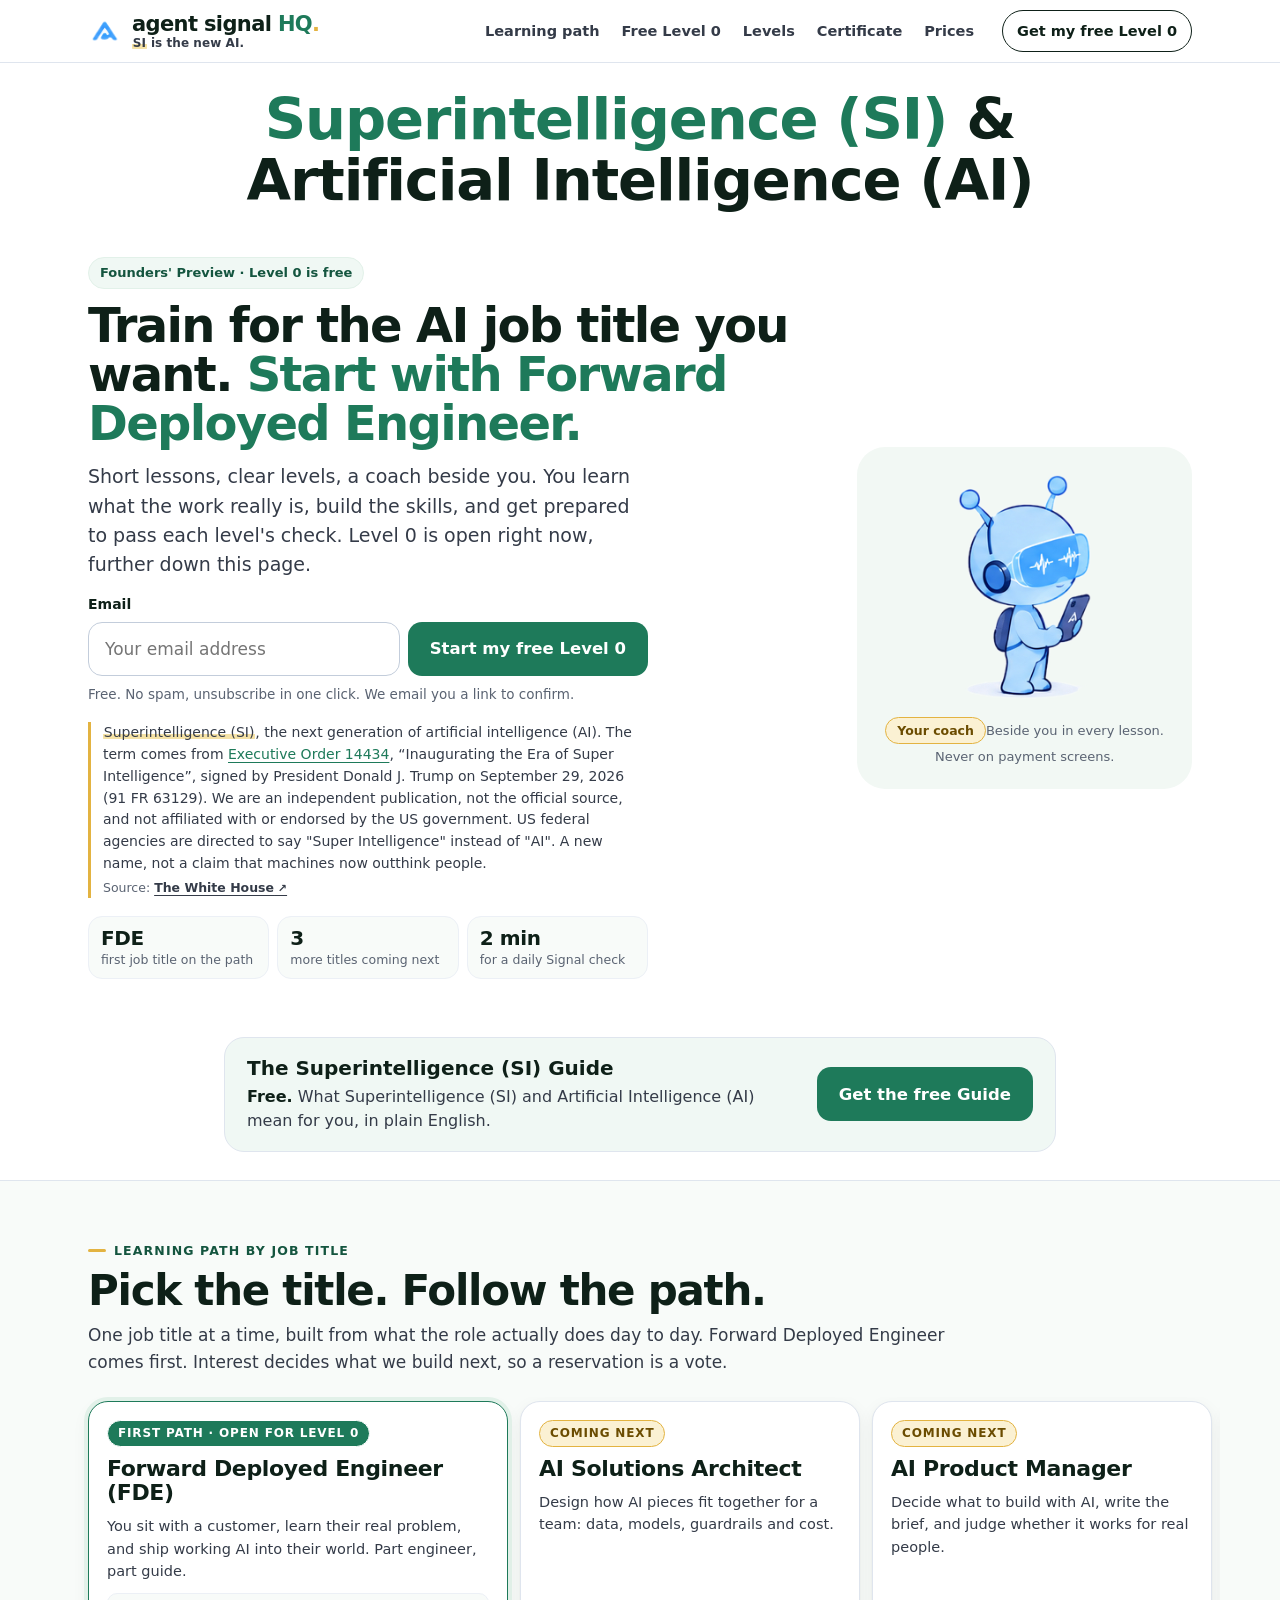
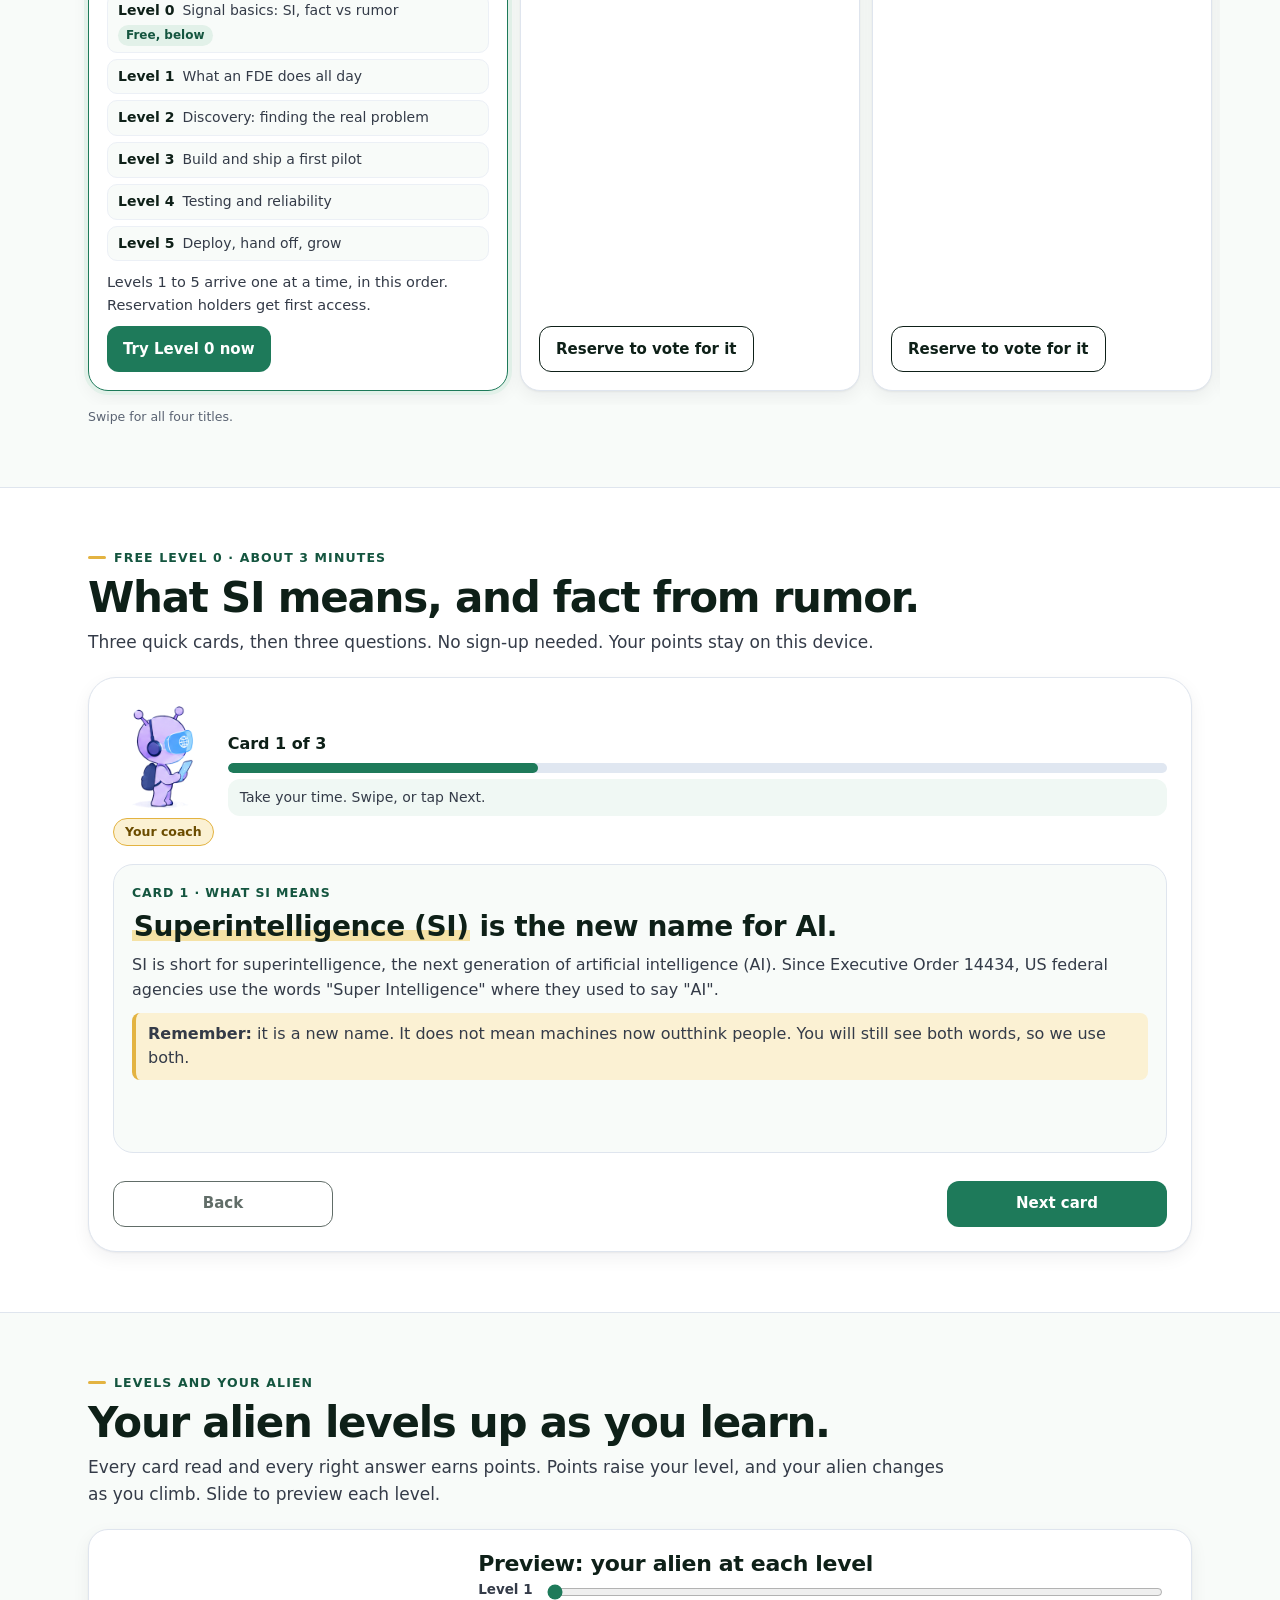
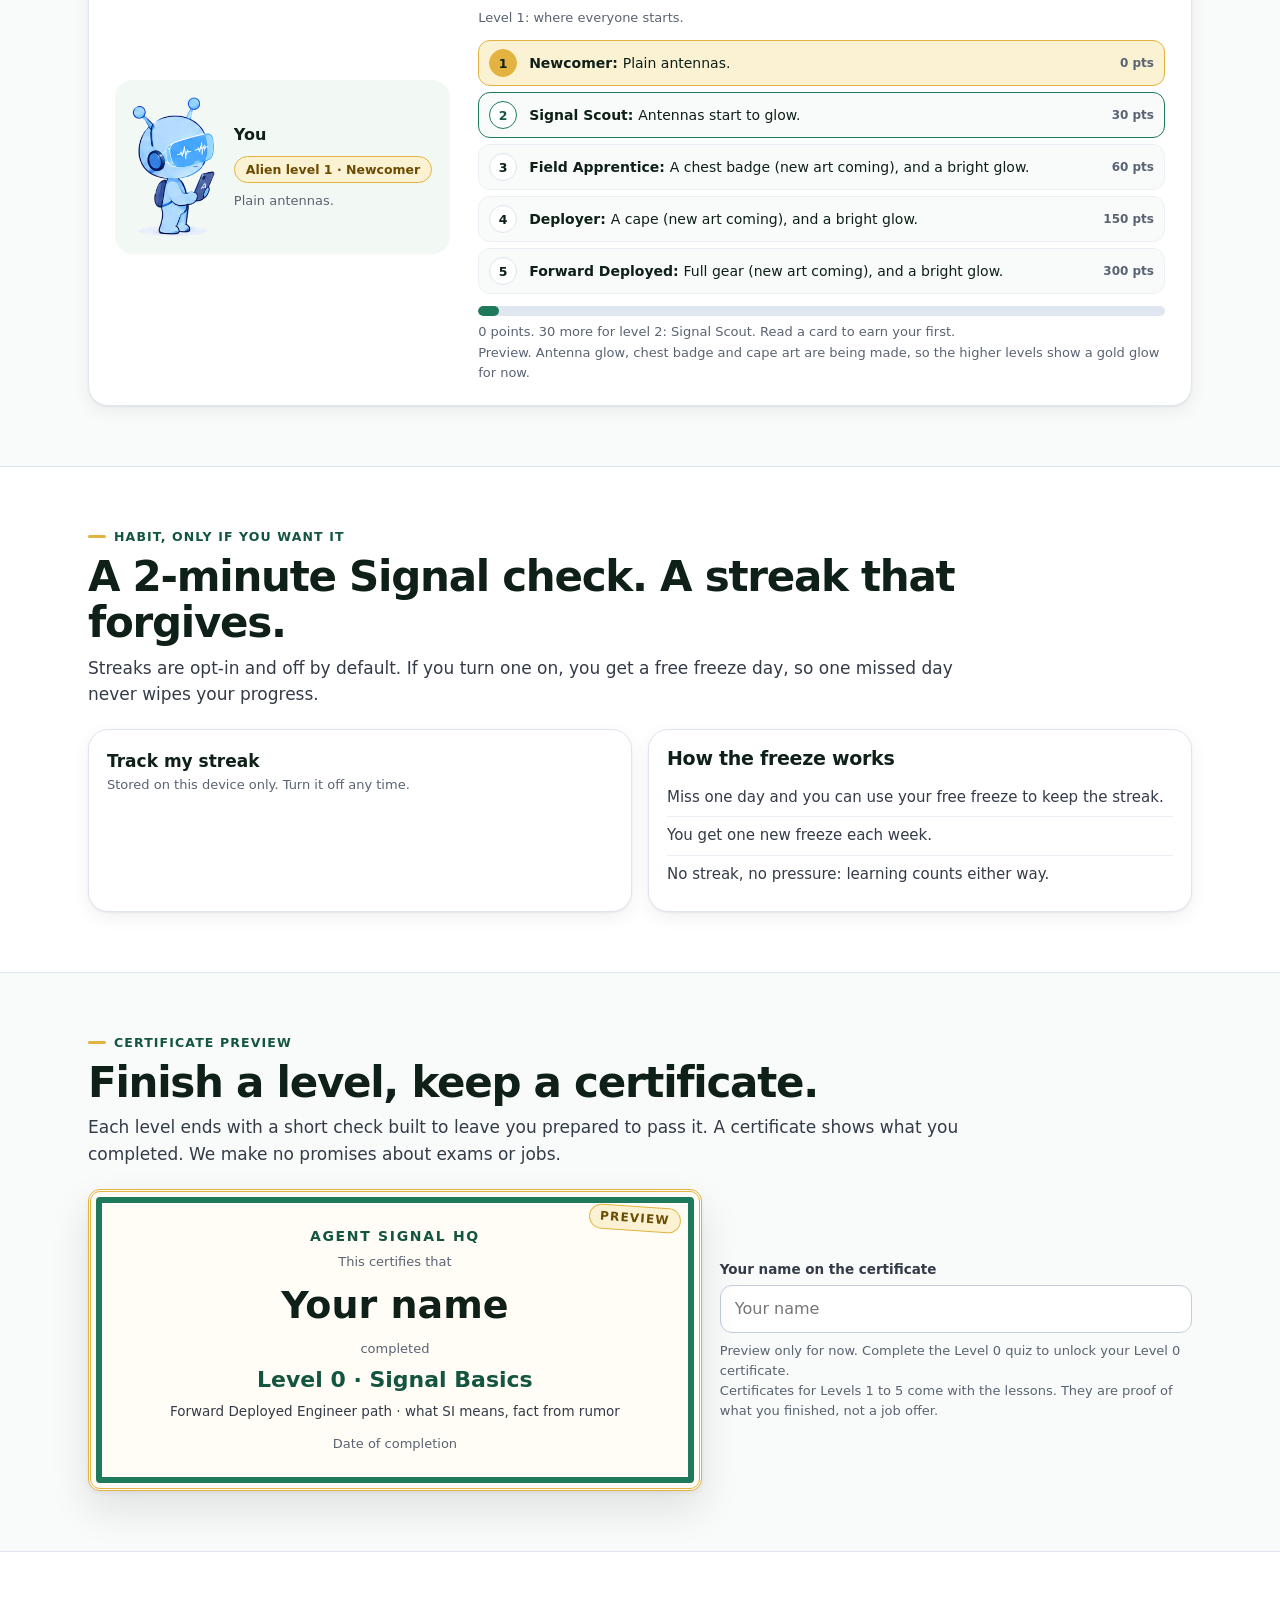
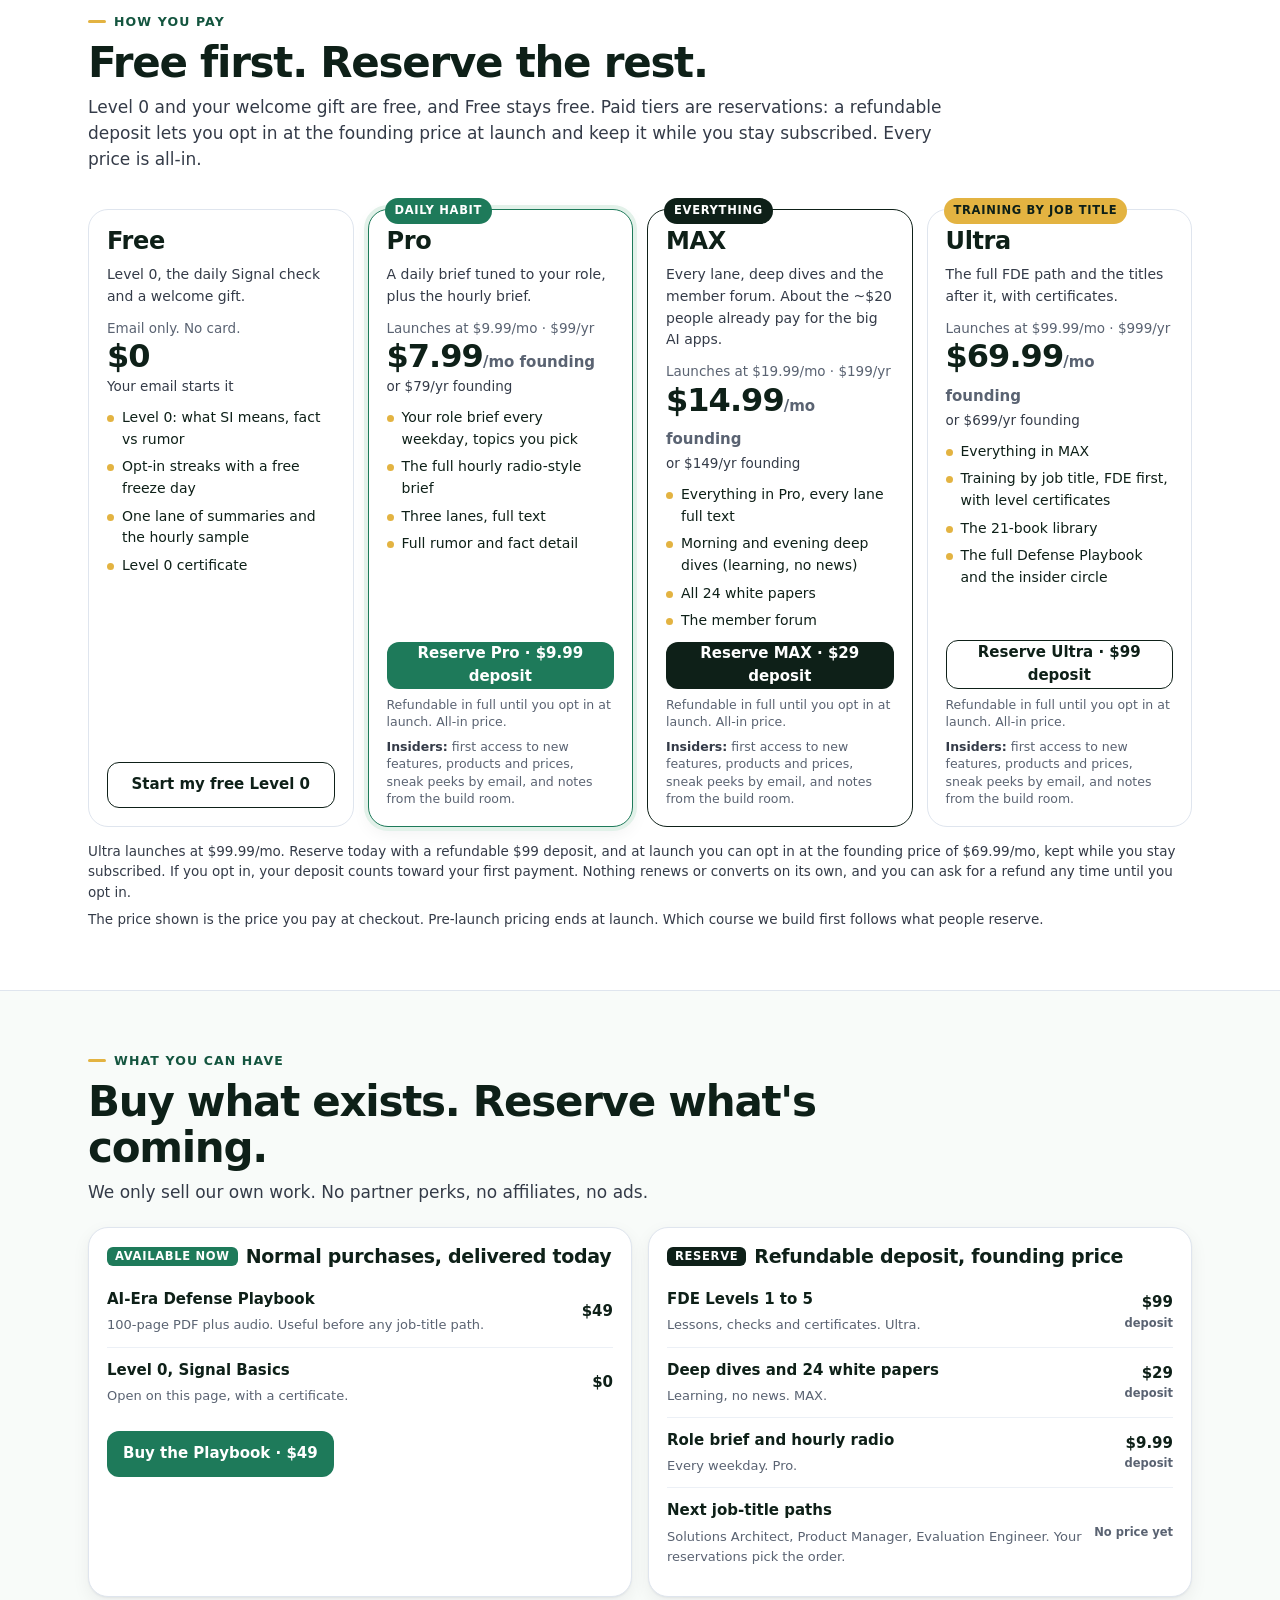
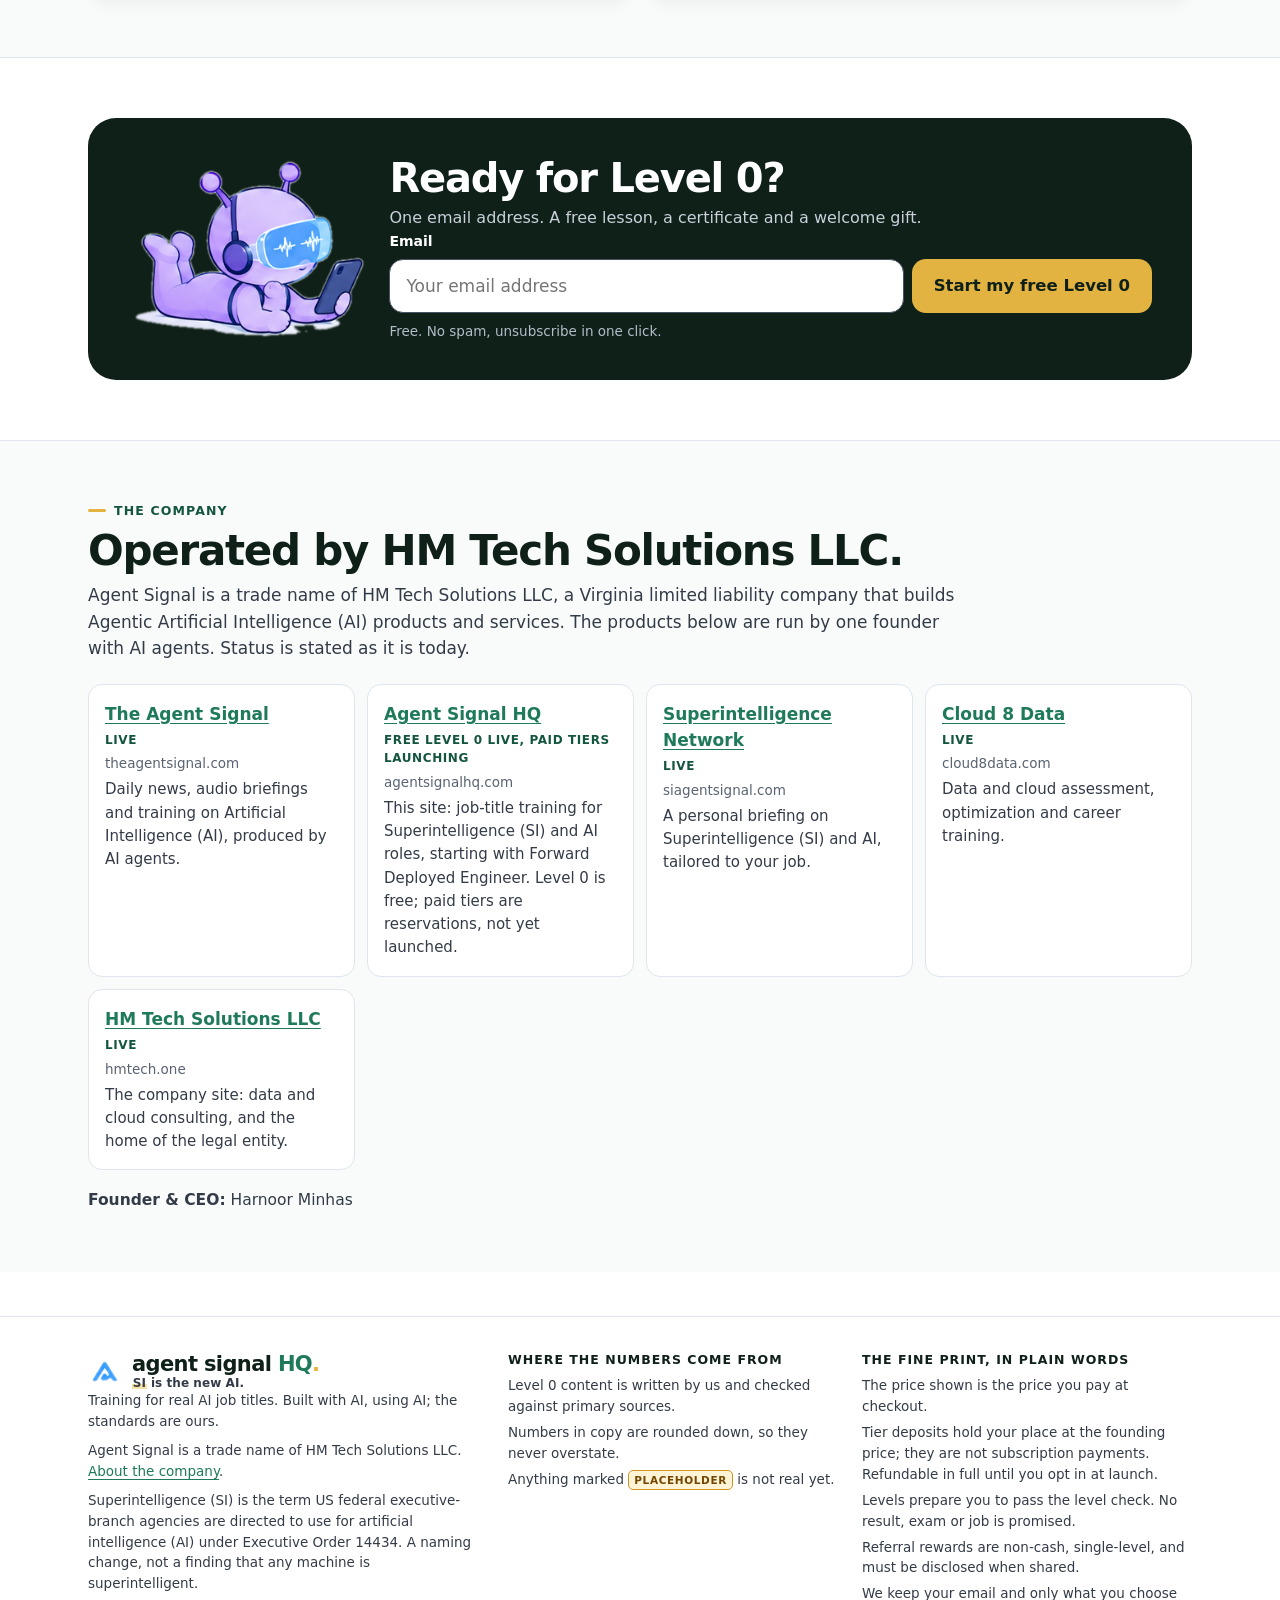
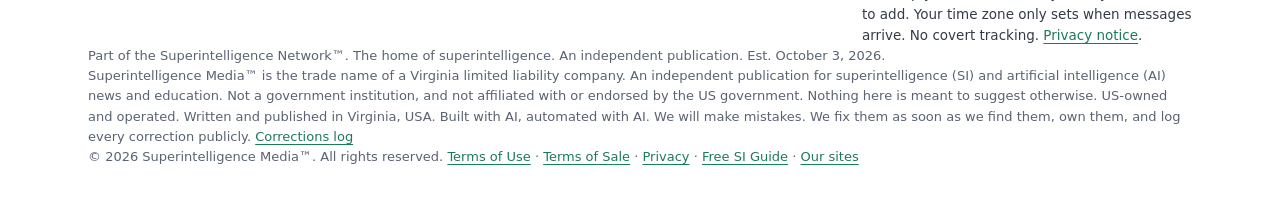
<file: index.html>
<!doctype html>
<html lang="en">
<head>
<meta charset="utf-8">
<meta name="robots" content="noai, noimageai">
<meta name="viewport" content="width=device-width, initial-scale=1">
<meta http-equiv="Content-Security-Policy" content="default-src 'none'; script-src 'self'; style-src 'self' https://fonts.googleapis.com; font-src https://fonts.gstatic.com; img-src 'self' data: blob:; media-src 'self'; connect-src https://acp9reat3l.execute-api.us-east-1.amazonaws.com https://siagentsignal.com; form-action 'self'; base-uri 'none'; object-src 'none'; manifest-src 'self'; upgrade-insecure-requests; require-trusted-types-for 'script'; trusted-types 'none'">
<meta name="referrer" content="strict-origin-when-cross-origin">
<title>Agent Signal HQ | Superintelligence (SI) &amp; Artificial Intelligence (AI) job-title training, Forward Deployed Engineer first</title>
<meta name="description" content="Training for real AI job titles, starting with Forward Deployed Engineer (FDE). Superintelligence (SI), the next generation of artificial intelligence (AI), explained in a free Level 0 lesson. Levels, certificates, your alien levels up.">
<link rel="canonical" href="https://agentsignalhq.com/">
<link rel="icon" type="image/png" href="img/mark-a.png">
<link rel="apple-touch-icon" href="img/mark-a.png">
<meta property="og:type" content="website">
<meta property="og:site_name" content="Agent Signal HQ">
<meta property="og:title" content="Agent Signal HQ | Superintelligence (SI) &amp; Artificial Intelligence (AI): train for the job title you want">
<meta property="og:description" content="Start with Forward Deployed Engineer. Level 0 is free and works right on the page: what SI means, and how to tell fact from rumor. SI is the new AI.">
<meta property="og:url" content="https://agentsignalhq.com/">
<meta property="og:image" content="https://agentsignalhq.com/img/coach-blue.png">
<meta name="twitter:card" content="summary">
<meta name="theme-color" content="#ffffff">
<meta name="color-scheme" content="light">
<link rel="preconnect" href="https://fonts.googleapis.com">
<link rel="preconnect" href="https://fonts.gstatic.com" crossorigin>
<link href="https://fonts.googleapis.com/css2?family=Bricolage+Grotesque:opsz,wght@12..96,600;12..96,700;12..96,800&amp;family=Figtree:wght@400;500;600;700;800&amp;display=swap" rel="stylesheet">
<link rel="stylesheet" href="assets/app.css">
<link rel="stylesheet" href="assets/hq.css">
<script src="assets/app.js" defer></script>
<script type="application/ld+json">
{"@context":"https://schema.org","@graph":[
 {"@type":"Organization","name":"Agent Signal HQ","url":"https://agentsignalhq.com/","logo":"https://agentsignalhq.com/img/mark-a.png","slogan":"SI is the new AI."},
 {"@type":"WebSite","name":"Agent Signal HQ","url":"https://agentsignalhq.com/","description":"Training for real AI job titles, Forward Deployed Engineer first. Superintelligence (SI), the next generation of artificial intelligence (AI)."},
 {"@type":"Course","name":"Level 0: What SI means, and fact from rumor","description":"Three quick cards and a three-question quiz.","provider":{"@type":"Organization","name":"Agent Signal HQ","url":"https://agentsignalhq.com/"},"isAccessibleForFree":true},
 {"@type":"Product","name":"AI-Era Defense Playbook","description":"100-page PDF plus audio.","brand":{"@type":"Brand","name":"Agent Signal HQ"},"offers":{"@type":"Offer","price":"49.00","priceCurrency":"USD","availability":"https://schema.org/InStock"}}
]}
</script>
</head>
<body>
<a class="skip" href="#main">Skip to content</a>

<header class="top">
  <div class="wrap">
    <a class="brand" href="#top" aria-label="Agent Signal HQ, back to top">
      <img id="logo" src="img/mark-a.png" width="34" height="29" alt="">
      <span class="brand-t"><b>agent signal <span class="hq">HQ</span><i>.</i></b><span class="tagline"><abbr class="si" title="superintelligence">SI</abbr> is the new <abbr title="artificial intelligence">AI</abbr>.</span></span>
    </a>
    <nav class="nav" aria-label="Sections">
      <a href="#path">Learning path</a>
      <a href="#lesson">Free Level 0</a>
      <a href="#levels">Levels</a>
      <a href="#cert">Certificate</a>
      <a href="#prices">Prices</a>
    </nav>
    <div class="top-actions">
      <a class="btn-ghost" href="#join-email">Get my free Level 0</a>
    </div>
  </div>
</header>
<div class="wrap">
  <p class="terms"><span class="t-si">Superintelligence (SI)</span> <span class="t-amp">&amp;</span> <span class="t-ai">Artificial Intelligence (AI)</span></p>
</div>

<main id="main">
<section class="hero" id="top" aria-labelledby="h1">
  <div class="wrap">
    <div class="hero-copy">
      <span class="eyebrow">Founders' Preview · Level 0 is free</span>
      <h1 id="h1">Train for the AI job title you want. <em>Start with Forward Deployed Engineer.</em></h1>
      <p class="lead">Short lessons, clear levels, a coach beside you. You learn what the work really is, build the skills, and get prepared to pass each level's check. Level 0 is open right now, further down this page.</p>
<!-- hours-saved:start --><div data-hours-saved="hero"></div><!-- hours-saved:end -->

      <div class="signup">
        <form class="join js-join" id="join-email" action="#" method="post" novalidate>
          <label class="f-lab" for="em1">Email</label>
          <div class="join-row">
            <input id="em1" name="email" type="email" inputmode="email" autocomplete="email" autocapitalize="off" spellcheck="false" placeholder="Your email address" required aria-describedby="em1-fine em1-err">
            <button class="btn" type="submit">Start my free Level 0</button>
          </div>
          <div class="hp" aria-hidden="true"><label for="hp1">Website (leave this empty)</label><input id="hp1" name="website" type="text" tabindex="-1" autocomplete="off"></div>
          <p class="fine" id="em1-fine">Free. No spam, unsubscribe in one click. We email you a link to confirm.</p>
          <p class="err js-err" id="em1-err" role="alert"></p>
          <noscript><p class="fine">Sign-up needs JavaScript switched on.</p></noscript>
        </form>
        <div class="flow js-flow" role="region" aria-label="Your sign-up" hidden></div>
      </div>

      <p class="si-note"><span class="si">Superintelligence (SI)</span>, the next generation of artificial intelligence (AI). The term comes from <a href="https://www.federalregister.gov/d/2026-20321" target="_blank" rel="noopener noreferrer" aria-label="Executive Order 14434 in the Federal Register (opens in a new tab)">Executive Order 14434</a>, “Inaugurating the Era of Super Intelligence”, signed by President Donald J. Trump on September 29, 2026 (91 FR 63129). We are an independent publication, not the official source, and not affiliated with or endorsed by the US government. US federal agencies are directed to say "Super Intelligence" instead of "AI". A new name, not a claim that machines now outthink people. <span class="src">Source: <a href="https://www.whitehouse.gov/presidential-actions/2026/09/inaugurating-the-era-of-super-intelligence/" target="_blank" rel="noopener">The White House<span class="sr"> (opens in a new tab)</span></a></span></p>

      <ul class="proof">
        <li><b>FDE</b><span>first job title on the path</span></li>
        <li><b>3</b><span>more titles coming next</span></li>
        <li><b>2 min</b><span>for a daily Signal check</span></li>
      </ul>
    </div>

    <figure class="hero-coach">
      <img src="img/coach-blue.png" width="169" height="273" alt="Your coach: a flat, pastel blue alien with two antennas, holding a phone">
      <figcaption><span class="coach-badge">Your coach</span><span class="small">Beside you in every lesson. Never on payment screens.</span></figcaption>
    </figure>
  </div>
</section>

<aside class="sg" id="si-guide" aria-labelledby="sg-h"><div class="sg-card"><div class="sg-txt"><h2 id="sg-h">The Superintelligence (SI) Guide</h2><p><b>Free.</b> What Superintelligence (SI) and Artificial Intelligence (AI) mean for you, in plain English.</p></div><a class="btn sg-btn" href="https://siagentsignal.com/si/">Get the free Guide</a></div></aside>

<section class="sec band" id="path" aria-labelledby="path-h">
  <div class="wrap">
    <div class="sec-h">
      <span class="sec-k">Learning path by job title</span>
      <h2 id="path-h">Pick the title. Follow the path.</h2>
      <p>One job title at a time, built from what the role actually does day to day. Forward Deployed Engineer comes first. Interest decides what we build next, so a reservation is a vote.</p>
    </div>
    <div class="snap titles" tabindex="0" aria-label="Job-title paths. Swipe for all four.">
      <article class="title-card open" aria-labelledby="tc-fde">
        <span class="stamp now">First path · open for Level 0</span>
        <h3 id="tc-fde">Forward Deployed Engineer (FDE)</h3>
        <p>You sit with a customer, learn their real problem, and ship working AI into their world. Part engineer, part guide.</p>
        <ol class="mini-levels">
          <li><b>Level 0</b> Signal basics: SI, fact vs rumor <em class="free">Free, below</em></li>
          <li><b>Level 1</b> What an FDE does all day</li>
          <li><b>Level 2</b> Discovery: finding the real problem</li>
          <li><b>Level 3</b> Build and ship a first pilot</li>
          <li><b>Level 4</b> Testing and reliability</li>
          <li><b>Level 5</b> Deploy, hand off, grow</li>
        </ol>
        <p class="small">Levels 1 to 5 arrive one at a time, in this order. Reservation holders get first access.</p>
        <a class="btn sm" href="#lesson">Try Level 0 now</a>
      </article>
      <article class="title-card" aria-labelledby="tc-sa">
        <span class="stamp next">Coming next</span>
        <h3 id="tc-sa">AI Solutions Architect</h3>
        <p>Design how AI pieces fit together for a team: data, models, guardrails and cost.</p>
        <a class="btn line sm" href="#prices">Reserve to vote for it</a>
      </article>
      <article class="title-card" aria-labelledby="tc-pm">
        <span class="stamp next">Coming next</span>
        <h3 id="tc-pm">AI Product Manager</h3>
        <p>Decide what to build with AI, write the brief, and judge whether it works for real people.</p>
        <a class="btn line sm" href="#prices">Reserve to vote for it</a>
      </article>
      <article class="title-card" aria-labelledby="tc-ev">
        <span class="stamp next">Coming next</span>
        <h3 id="tc-ev">AI Evaluation Engineer</h3>
        <p>Test AI systems, catch failures early, and show others the evidence.</p>
        <a class="btn line sm" href="#prices">Reserve to vote for it</a>
      </article>
    </div>
    <p class="swipe-hint">Swipe for all four titles.</p>
  </div>
</section>

<section class="sec" id="lesson" aria-labelledby="lesson-h">
  <div class="wrap">
    <div class="sec-h">
      <span class="sec-k">Free Level 0 · about 3 minutes</span>
      <h2 id="lesson-h">What SI means, and fact from rumor.</h2>
      <p>Three quick cards, then three questions. No sign-up needed. Your points stay on this device.</p>
    </div>

    <div class="lesson" id="lessonBox">
      <div class="lesson-top">
        <figure class="coach-pose">
          <img src="img/coach-purple.png" width="120" height="193" alt="Your coach: a flat, pastel purple alien with two antennas, holding a phone">
          <figcaption class="coach-badge">Your coach</figcaption>
        </figure>
        <div class="lesson-prog">
          <p class="lp-t" id="lpText" aria-live="polite">Card 1 of 3</p>
          <div class="xp-bar" aria-hidden="true"><span id="lpFill"></span></div>
          <p class="coach-say" id="coachSay">Take your time. Swipe, or tap Next.</p>
        </div>
      </div>

      <div class="snap lcards" id="lcards" tabindex="0" aria-label="Level 0 cards. Swipe or use Next and Back.">
        <article class="lcard" data-i="0" aria-labelledby="lc1">
          <span class="lc-n">Card 1 · What SI means</span>
          <h3 id="lc1"><span class="si">Superintelligence (SI)</span> is the new name for AI.</h3>
          <p>SI is short for superintelligence, the next generation of artificial intelligence (AI). Since Executive Order 14434, US federal agencies use the words "Super Intelligence" where they used to say "AI".</p>
          <p class="lc-key"><b>Remember:</b> it is a new name. It does not mean machines now outthink people. You will still see both words, so we use both.</p>
        </article>
        <article class="lcard" data-i="1" aria-labelledby="lc2">
          <span class="lc-n">Card 2 · Three labels</span>
          <h3 id="lc2">Fact, widely reported, or rumor.</h3>
          <ul class="labels3">
            <li><span class="lab fact">Fact</span> Confirmed by the primary source: the company, the filing, the paper, the product you can try.</li>
            <li><span class="lab rep">Widely reported</span> Several outlets say it, but none shows the primary source yet.</li>
            <li><span class="lab unc">Unconfirmed rumor</span> One source, or none you can check. Interesting, not settled.</li>
          </ul>
        </article>
        <article class="lcard" data-i="2" aria-labelledby="lc3">
          <span class="lc-n">Card 3 · Your 30-second check</span>
          <h3 id="lc3">Three questions before you believe it.</h3>
          <ol class="checks3">
            <li><b>Who said it first?</b> Find the original, not the retelling.</li>
            <li><b>Can you see it?</b> A document, a demo, a filing, a dated post.</li>
            <li><b>Who confirms it?</b> Someone with something to lose if it is wrong.</li>
          </ol>
          <p class="lc-key"><b>Remember:</b> a rumor is not a lie. It is a claim waiting for evidence. Label it, then move on.</p>
        </article>
      </div>
      <div class="lc-nav">
        <button class="btn line sm" type="button" id="lcBack" disabled>Back</button>
        <button class="btn sm" type="button" id="lcNext">Next card</button>
      </div>

      <form class="quiz" id="quiz" novalidate hidden aria-labelledby="quiz-h">
        <h3 id="quiz-h">Quick check: 3 questions</h3>
        <div id="quizQs"></div>
        <p class="err" id="quizErr" role="alert"></p>
        <div class="f-actions">
          <button class="btn sm" type="submit" id="quizGo">Check my answers</button>
          <button class="notnow" type="button" id="quizBack">Back to the cards</button>
        </div>
      </form>

      <div class="result" id="quizResult" role="status" aria-live="polite" tabindex="-1" hidden></div>
    </div>
  </div>
</section>

<section class="sec band" id="levels" aria-labelledby="levels-h">
  <div class="wrap">
    <div class="sec-h">
      <span class="sec-k">Levels and your alien</span>
      <h2 id="levels-h">Your alien levels up as you learn.</h2>
      <p>Every card read and every right answer earns points. Points raise your level, and your alien changes as you climb. Slide to preview each level.</p>
    </div>
    <div class="lvl hq-lvl">
      <figure class="lvl-fig">
        <img id="lvlImg" class="alien-img" src="img/coach-blue.png" width="169" height="273" alt="Your alien: a flat, pastel blue alien with two antennas">
        <figcaption>
          <b id="lvlName">You</b>
          <span class="coach-badge" id="lvlTitle">Level 1 · Newcomer</span>
          <span class="small" id="lvlGear">Plain antennas.</span>
        </figcaption>
      </figure>
      <div>
        <h3>Preview: your alien at each level</h3>
        <div class="alc-calc">
          <label for="lvlSlide" class="f-l">Level <span id="lvlSlideN" class="tnum">1</span></label>
          <input type="range" id="lvlSlide" min="1" max="5" value="1" aria-describedby="lvlDesc">
        </div>
        <p class="small" id="lvlDesc" aria-live="polite">Level 1: where everyone starts.</p>
        <ol class="lvl-steps" id="lvlSteps"></ol>
        <div class="xp">
          <div class="xp-bar" aria-hidden="true"><span id="xpFill"></span></div>
          <p id="xpTxt">0 points. Read a card to earn your first.</p>
        </div>
        <p class="small">Preview. Antenna glow, chest badge and cape art are being made, so the higher levels show a gold glow for now.</p>
      </div>
    </div>
  </div>
</section>

<section class="sec" id="habit" aria-labelledby="habit-h">
  <div class="wrap">
    <div class="sec-h">
      <span class="sec-k">Habit, only if you want it</span>
      <h2 id="habit-h">A 2-minute Signal check. A streak that forgives.</h2>
      <p>Streaks are opt-in and off by default. If you turn one on, you get a free freeze day, so one missed day never wipes your progress.</p>
    </div>
    <div class="streak hq-streak">
      <div class="panel">
        <label class="switch" for="streakOn"><input type="checkbox" id="streakOn"><span>Track my streak</span></label>
        <p class="small">Stored on this device only. Turn it off any time.</p>
        <div id="streakBody" hidden>
          <p class="streak-n"><b id="streakCount" class="tnum">0</b> <span id="streakLabel">day streak</span></p>
          <p id="streakMsg" class="small" aria-live="polite">Finish the Level 0 quiz to count today.</p>
          <p class="freeze" id="freezeLine"><span class="chip">Free freeze day</span> <span id="freezeState">1 ready</span></p>
          <button class="btn line sm" type="button" id="freezeBtn" hidden>Use my free freeze day</button>
        </div>
      </div>
      <div class="panel">
        <h3>How the freeze works</h3>
        <ul class="plist plain">
          <li>Miss one day and you can use your free freeze to keep the streak.</li>
          <li>You get one new freeze each week.</li>
          <li>No streak, no pressure: learning counts either way.</li>
        </ul>
      </div>
    </div>
  </div>
</section>

<section class="sec band" id="cert" aria-labelledby="cert-h">
  <div class="wrap">
    <div class="sec-h">
      <span class="sec-k">Certificate preview</span>
      <h2 id="cert-h">Finish a level, keep a certificate.</h2>
      <p>Each level ends with a short check built to leave you prepared to pass it. A certificate shows what you completed. We make no promises about exams or jobs.</p>
    </div>
    <div class="cert-wrap">
      <div class="cert" id="certCard" aria-label="Certificate preview">
        <span class="cert-stamp" id="certStamp">Preview</span>
        <p class="cert-k">Agent Signal HQ</p>
        <p class="cert-l">This certifies that</p>
        <p class="cert-name" id="certName">Your name</p>
        <p class="cert-l">completed</p>
        <p class="cert-course">Level 0 · Signal Basics</p>
        <p class="cert-sub">Forward Deployed Engineer path · what SI means, fact from rumor</p>
        <p class="cert-date" id="certDate">Date of completion</p>
      </div>
      <div>
        <label class="f-l" for="certIn">Your name on the certificate</label>
        <input class="plain-in" id="certIn" type="text" maxlength="40" autocomplete="name" placeholder="Your name">
        <p class="small" id="certNote">Preview only for now. Complete the Level 0 quiz to unlock your Level 0 certificate.</p>
        <p class="small">Certificates for Levels 1 to 5 come with the lessons. They are proof of what you finished, not a job offer.</p>
      </div>
    </div>
  </div>
</section>

<section class="sec" id="prices" aria-labelledby="prices-h">
  <div class="wrap">
    <div class="sec-h">
      <span class="sec-k">How you pay</span>
      <h2 id="prices-h">Free first. Reserve the rest.</h2>
      <p>Level 0 and your welcome gift are free, and Free stays free. Paid tiers are reservations: a refundable deposit lets you opt in at the founding price at launch and keep it while you stay subscribed. Every price is all-in.</p>
    </div>
    <div class="snap tiers" tabindex="0" aria-label="Plans. Swipe for all four.">
      <article class="tier" aria-labelledby="t-free">
        <h3 id="t-free">Free</h3>
        <p class="for">Level 0, the daily Signal check and a welcome gift.</p>
        <div class="price"><span class="list">Email only. No card.</span><span class="found">$0</span><span class="yr">Your email starts it</span></div>
        <ul>
          <li>Level 0: what SI means, fact vs rumor</li>
          <li>Opt-in streaks with a free freeze day</li>
          <li>One lane of summaries and the hourly sample</li>
          <li>Level 0 certificate</li>
        </ul>
        <div class="cta"><a class="btn line sm" href="#join-email">Start my free Level 0</a></div>
      </article>

      <article class="tier feat" aria-labelledby="t-pro">
        <span class="flag">Daily habit</span>
        <h3 id="t-pro">Pro</h3>
        <p class="for">A daily brief tuned to your role, plus the hourly brief.</p>
        <div class="price"><span class="list">Launches at $9.99/mo · $99/yr</span><span class="found">$7.99<small>/mo founding</small></span><span class="yr">or $79/yr founding</span></div>
        <ul>
          <li>Your role brief every weekday, topics you pick</li>
          <li>The full hourly radio-style brief</li>
          <li>Three lanes, full text</li>
          <li>Full rumor and fact detail</li>
        </ul>
        <div class="cta">
          <button data-pay-url="https://buy.stripe.com/3cI9ASfpb64e4qc3sW8Vi0w?client_reference_id=agentsignalhq-com" class="btn sm js-reserve" type="button" data-tier="pro">Reserve Pro · $9.99 deposit</button>
          <p class="refund">Refundable in full until you opt in at launch. All-in price.</p>
          <p class="insider"><b>Insiders:</b> first access to new features, products and prices, sneak peeks by email, and notes from the build room.</p>
        </div>
      </article>

      <article class="tier hero" aria-labelledby="t-max">
        <span class="flag">Everything</span>
        <h3 id="t-max">MAX</h3>
        <p class="for">Every lane, deep dives and the member forum. About the ~$20 people already pay for the big AI apps.</p>
        <div class="price"><span class="list">Launches at $19.99/mo · $199/yr</span><span class="found">$14.99<small>/mo founding</small></span><span class="yr">or $149/yr founding</span></div>
        <ul>
          <li>Everything in Pro, every lane full text</li>
          <li>Morning and evening deep dives (learning, no news)</li>
          <li>All 24 white papers</li>
          <li>The member forum</li>
        </ul>
        <div class="cta">
          <button data-pay-url="https://buy.stripe.com/4gMbJ0dh3gISaOA1kO8Vi0x?client_reference_id=agentsignalhq-com" class="btn dark sm js-reserve" type="button" data-tier="max">Reserve MAX · $29 deposit</button>
          <p class="refund">Refundable in full until you opt in at launch. All-in price.</p>
          <p class="insider"><b>Insiders:</b> first access to new features, products and prices, sneak peeks by email, and notes from the build room.</p>
        </div>
      </article>

      <article class="tier" aria-labelledby="t-ultra">
        <span class="flag gold">Training by job title</span>
        <h3 id="t-ultra">Ultra</h3>
        <p class="for">The full FDE path and the titles after it, with certificates.</p>
        <div class="price"><span class="list">Launches at $99.99/mo · $999/yr</span><span class="found">$69.99<small>/mo founding</small></span><span class="yr">or $699/yr founding</span></div>
        <ul>
          <li>Everything in MAX</li>
          <li>Training by job title, FDE first, with level certificates</li>
          <li>The 21-book library</li>
          <li>The full Defense Playbook and the insider circle</li>
        </ul>
        <div class="cta">
          <button data-pay-url="https://buy.stripe.com/4gMfZggtf8cme0Me7A8Vi0y?client_reference_id=agentsignalhq-com" class="btn line sm js-reserve" type="button" data-tier="ultra">Reserve Ultra · $99 deposit</button>
          <p class="refund">Refundable in full until you opt in at launch. All-in price.</p>
          <p class="insider"><b>Insiders:</b> first access to new features, products and prices, sneak peeks by email, and notes from the build room.</p>
        </div>
      </article>
    </div>
    <p class="swipe-hint">Swipe for all four plans.</p>
    <p class="terms-line">Ultra launches at $99.99/mo. Reserve today with a refundable $99 deposit, and at launch you can opt in at the founding price of $69.99/mo, kept while you stay subscribed. If you opt in, your deposit counts toward your first payment. Nothing renews or converts on its own, and you can ask for a refund any time until you opt in.</p>
    <p class="terms-line">The price shown is the price you pay at checkout. Pre-launch pricing ends at launch. Which course we build first follows what people reserve.</p>
  </div>
</section>

<section class="sec band" id="shop" aria-labelledby="shop-h">
  <div class="wrap">
    <div class="sec-h">
      <span class="sec-k">What you can have</span>
      <h2 id="shop-h">Buy what exists. Reserve what's coming.</h2>
      <p>We only sell our own work. No partner perks, no affiliates, no ads.</p>
    </div>
    <div class="prod">
      <div class="panel">
        <h3><span class="tag now">Available now</span>Normal purchases, delivered today</h3>
        <ul class="plist">
          <li><b>AI-Era Defense Playbook</b><span class="d">100-page PDF plus audio. Useful before any job-title path.</span><span class="p">$49</span></li>
          <li><b>Level 0, Signal Basics</b><span class="d">Open on this page, with a certificate.</span><span class="p">$0</span></li>
        </ul>
        <div class="f-actions"><button data-pay-url="https://buy.stripe.com/eVqcN45OB50a1e07Jc8Vi0v?client_reference_id=agentsignalhq-com" class="btn sm js-buy" type="button">Buy the Playbook · $49</button></div>
      </div>
      <div class="panel">
        <h3><span class="tag res">Reserve</span>Refundable deposit, founding price</h3>
        <ul class="plist">
          <li><b>FDE Levels 1 to 5</b><span class="d">Lessons, checks and certificates. Ultra.</span><span class="p">$99 <small>deposit</small></span></li>
          <li><b>Deep dives and 24 white papers</b><span class="d">Learning, no news. MAX.</span><span class="p">$29 <small>deposit</small></span></li>
          <li><b>Role brief and hourly radio</b><span class="d">Every weekday. Pro.</span><span class="p">$9.99 <small>deposit</small></span></li>
          <li><b>Next job-title paths</b><span class="d">Solutions Architect, Product Manager, Evaluation Engineer. Your reservations pick the order.</span><span class="p"><small>No price yet</small></span></li>
        </ul>
      </div>
    </div>
  </div>
</section>

<section class="sec" aria-labelledby="final-h">
  <div class="wrap">
    <div class="final hq-final on-dark">
      <img src="img/coach-purple-lying.png" width="296" height="231" alt="A flat, pastel purple alien with two antennas, lying down and reading a phone">
      <div>
        <h2 id="final-h">Ready for Level 0?</h2>
        <p class="sub">One email address. A free lesson, a certificate and a welcome gift.</p>
        <form class="join js-join" action="#" method="post" novalidate>
          <label class="f-lab" for="em2">Email</label>
          <div class="join-row">
            <input id="em2" name="email" type="email" inputmode="email" autocomplete="email" autocapitalize="off" spellcheck="false" placeholder="Your email address" required aria-describedby="em2-fine em2-err">
            <button class="btn" type="submit">Start my free Level 0</button>
          </div>
          <div class="hp" aria-hidden="true"><label for="hp2">Website (leave this empty)</label><input id="hp2" name="website" type="text" tabindex="-1" autocomplete="off"></div>
          <p class="fine" id="em2-fine">Free. No spam, unsubscribe in one click.</p>
          <p class="err js-err" id="em2-err" role="alert"></p>
        </form>
        <div class="flow js-flow" role="region" aria-label="Your sign-up" hidden></div>
      </div>
    </div>
  </div>
</section>
<section class="sec band" id="company" aria-labelledby="company-h">
  <div class="wrap">
    <div class="sec-h">
      <span class="sec-k">The company</span>
      <h2 id="company-h">Operated by HM Tech Solutions LLC.</h2>
      <p>Agent Signal is a trade name of HM Tech Solutions LLC, a Virginia limited liability company that builds Agentic Artificial Intelligence (AI) products and services. The products below are run by one founder with AI agents. Status is stated as it is today.</p>
    </div>
    <ul class="co-list">
        <li class="co-card"><a class="co-name" href="https://theagentsignal.com/">The Agent Signal</a> <span class="co-st">Live</span><span class="co-dom">theagentsignal.com</span><span class="co-d">Daily news, audio briefings and training on Artificial Intelligence (AI), produced by AI agents.</span></li>
        <li class="co-card"><a class="co-name" href="https://agentsignalhq.com/">Agent Signal HQ</a> <span class="co-st">Free Level 0 live, paid tiers launching</span><span class="co-dom">agentsignalhq.com</span><span class="co-d">This site: job-title training for Superintelligence (SI) and AI roles, starting with Forward Deployed Engineer. Level 0 is free; paid tiers are reservations, not yet launched.</span></li>
        <li class="co-card"><a class="co-name" href="https://siagentsignal.com/">Superintelligence Network</a> <span class="co-st">Live</span><span class="co-dom">siagentsignal.com</span><span class="co-d">A personal briefing on Superintelligence (SI) and AI, tailored to your job.</span></li>
        <li class="co-card"><a class="co-name" href="https://www.cloud8data.com/">Cloud 8 Data</a> <span class="co-st">Live</span><span class="co-dom">cloud8data.com</span><span class="co-d">Data and cloud assessment, optimization and career training.</span></li>
        <li class="co-card"><a class="co-name" href="https://hmtech.one/">HM Tech Solutions LLC</a> <span class="co-st">Live</span><span class="co-dom">hmtech.one</span><span class="co-d">The company site: data and cloud consulting, and the home of the legal entity.</span></li>
    </ul>
    <p class="co-who"><b>Founder &amp; CEO:</b> Harnoor Minhas</p>
  </div>
</section>
</main>

<footer>
  <div class="wrap">
    <div class="foot">
      <div>
        <a class="brand" href="#top" aria-label="Agent Signal HQ, back to top">
          <img src="img/mark-a.png" width="30" height="25" alt="">
          <span class="brand-t"><b>agent signal <span class="hq">HQ</span><i>.</i></b><span class="tagline"><abbr class="si" title="superintelligence">SI</abbr> is the new <abbr title="artificial intelligence">AI</abbr>.</span></span>
        </a>
        <p>Training for real AI job titles. Built with AI, using AI; the standards are ours.</p>
        <p>Agent Signal is a trade name of HM Tech Solutions LLC. <a href="#company">About the company</a>.</p>
        <p>Superintelligence (SI) is the term US federal executive-branch agencies are directed to use for artificial intelligence (AI) under Executive Order 14434. A naming change, not a finding that any machine is superintelligent.</p>
      </div>
      <div>
        <h4>Where the numbers come from</h4>
        <ul>
          <li>Level 0 content is written by us and checked against primary sources.</li>
          <li>Numbers in copy are rounded down, so they never overstate.</li>
          <li>Anything marked <span class="ph">placeholder</span> is not real yet.</li>
        </ul>
      </div>
      <div>
        <h4>The fine print, in plain words</h4>
        <ul>
          <li>The price shown is the price you pay at checkout.</li>
          <li>Tier deposits hold your place at the founding price; they are not subscription payments. Refundable in full until you opt in at launch.</li>
          <li>Levels prepare you to pass the level check. No result, exam or job is promised.</li>
          <li>Referral rewards are non-cash, single-level, and must be disclosed when shared.</li>
          <li>We keep your email and only what you choose to add. Your time zone only sets when messages arrive. No covert tracking. <a href="https://siagentsignal.com/privacy.html">Privacy notice</a>.</li>
        </ul>
      </div>
    </div>
  </div>
<div class="wrap"><p class="small est">Part of the Superintelligence Network™. The home of superintelligence. An independent publication. Est. October 3, 2026.<br>Superintelligence Media™ is the trade name of a Virginia limited liability company. An independent publication for superintelligence (SI) and artificial intelligence (AI) news and education. Not a government institution, and not affiliated with or endorsed by the US government. Nothing here is meant to suggest otherwise. US-owned and operated. Written and published in Virginia, USA. Built with AI, automated with AI. We will make mistakes. We fix them as soon as we find them, own them, and log every correction publicly. <a href="https://siagentsignal.com/corrections.html" target="_blank" rel="noopener">Corrections log</a><br>© 2026 Superintelligence Media™. All rights reserved. <a href="https://siagentsignal.com/terms.html" target="_blank" rel="noopener">Terms of Use</a> &middot; <a href="https://siagentsignal.com/terms-of-sale.html" target="_blank" rel="noopener">Terms of Sale</a> &middot; <a href="https://siagentsignal.com/privacy.html" target="_blank" rel="noopener">Privacy</a> &middot; <a href="https://siagentsignal.com/si/">Free SI Guide</a> &middot; <a href="https://siagentsignal.com/network.html">Our sites</a></p></div>
</footer>

<dialog id="checkout" aria-labelledby="co-h">
  <div class="dlg">
    <h3 id="co-h">Reserve Pro</h3>
    <ol>
      <li><i>1</i><div><div class="lbl">What you get</div><div class="val"><ul id="coGet"></ul></div></div></li>
      <li><i>2</i><div><div class="lbl">Price</div><div class="val" id="coPrice"></div></div></li>
      <li><i>3</i><div><div class="lbl">Good to know</div><div class="val" id="coSave"></div></div></li>
    </ol>
    <div class="pay">
      <button class="btn" type="button" id="coPay">Reserve for $9.99</button>
      <p id="coRefund"></p>
      <p id="coInsider"></p>
    </div>
    <p class="status" id="coStatus" aria-live="polite"></p>
    <div class="x">
      <span class="small">Secure checkout by Stripe. Apple Pay, Google Pay and Link come before card entry. See the <a href="https://siagentsignal.com/terms-of-sale.html" target="_blank" rel="noopener">Terms of Sale</a>.</span>
      <button class="notnow" type="button" id="coClose">Not now</button>
    </div>
  </div>
</dialog>
<script src="assets/counter.js?v=ae956345" defer></script><!-- hours-saved:script -->
</body>
</html>
</file>
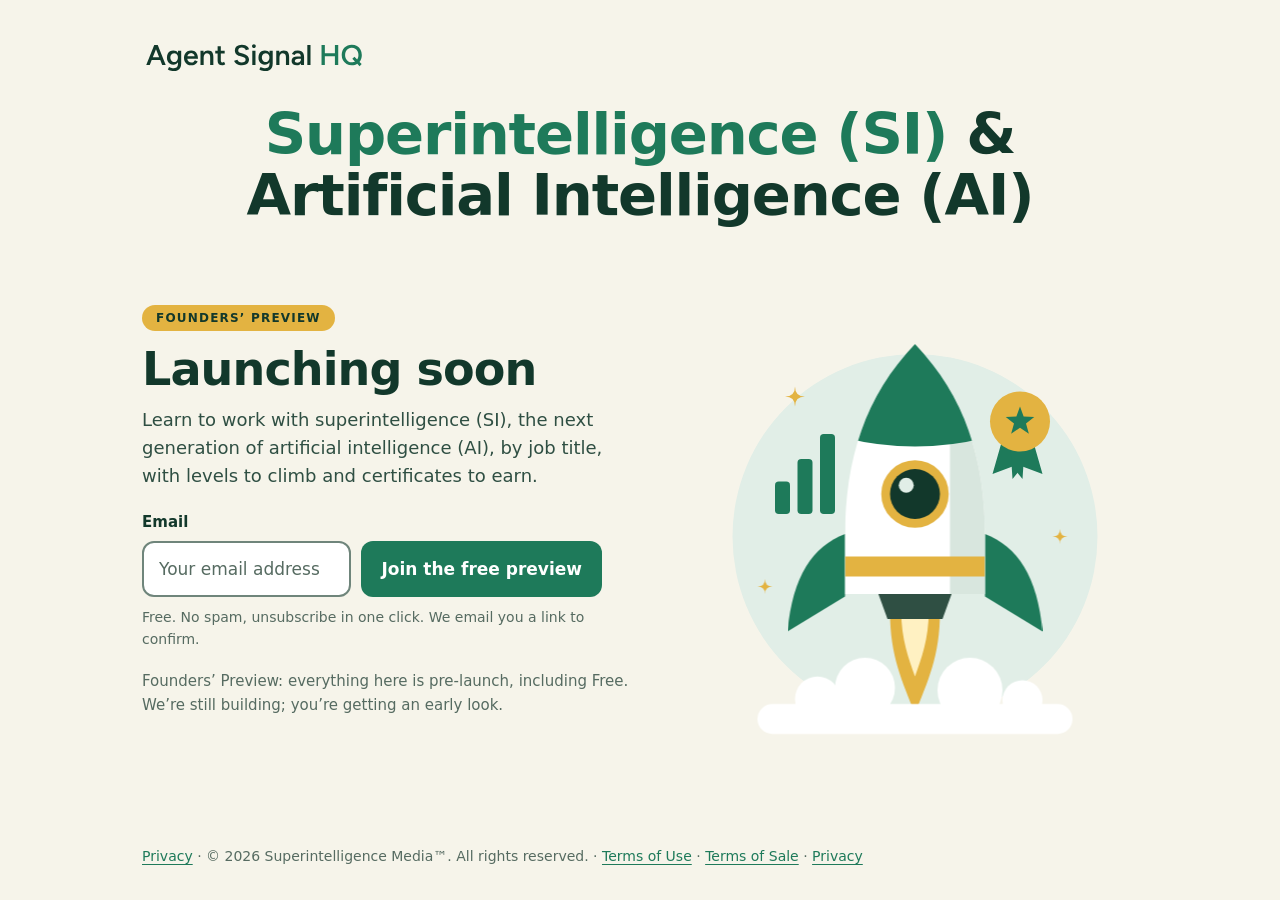
<file: launching-soon.html>
<!doctype html>
<html lang="en" data-site="agentsignalhq.com">
<head>
<meta charset="utf-8">
<meta name="robots" content="noai, noimageai">
<meta http-equiv="Content-Security-Policy" content="default-src 'none'; script-src 'self'; style-src 'self'; img-src 'self' data:; connect-src https://acp9reat3l.execute-api.us-east-1.amazonaws.com; form-action 'self'; base-uri 'none'; object-src 'none'; upgrade-insecure-requests; require-trusted-types-for 'script'; trusted-types 'none'">
<meta name="viewport" content="width=device-width, initial-scale=1">
<title>Agent Signal HQ | Superintelligence (SI) &amp; Artificial Intelligence (AI) training: launching soon</title>
<meta name="description" content="Agent Signal HQ is launching soon: training by job title for superintelligence (SI), the next generation of artificial intelligence (AI), with levels and certificates. Join the free preview.">
<meta name="robots" content="index,follow">
<link rel="canonical" href="https://agentsignalhq.com/">
<meta name="theme-color" content="#F6F4EA">
<link rel="icon" type="image/svg+xml" href="assets/favicon.svg">
<meta property="og:type" content="website">
<meta property="og:site_name" content="Agent Signal HQ">
<meta property="og:title" content="Agent Signal HQ | Superintelligence (SI) & Artificial Intelligence (AI) training: launching soon">
<meta property="og:description" content="Agent Signal HQ is launching soon: training by job title for superintelligence (SI), the next generation of artificial intelligence (AI), with levels and certificates. Join the free preview.">
<meta property="og:url" content="https://agentsignalhq.com/">
<meta property="og:image" content="https://agentsignalhq.com/assets/og.png">
<meta property="og:image:width" content="1200">
<meta property="og:image:height" content="630">
<meta property="og:image:alt" content="Agent Signal HQ: a flat rocket about to launch. Launching soon.">
<meta name="twitter:card" content="summary_large_image">
<meta name="twitter:title" content="Agent Signal HQ | Superintelligence (SI) & Artificial Intelligence (AI) training: launching soon">
<meta name="twitter:description" content="Agent Signal HQ is launching soon: training by job title for superintelligence (SI), the next generation of artificial intelligence (AI), with levels and certificates. Join the free preview.">
<meta name="twitter:image" content="https://agentsignalhq.com/assets/og.png">
<link rel="stylesheet" href="assets/style.css">
</head>
<body>
<a class="skip" href="#main">Skip to the sign-up</a>
<div class="wrap">
  <header>
    <a class="brand" href="/" aria-label="Agent Signal HQ, home"><img class="logo" id="logo" src="assets/logo.svg" width="194" height="38" alt="Agent Signal HQ"></a>
  </header>
  <p class="terms"><span class="t-si">Superintelligence (SI)</span> <span class="t-amp">&amp;</span> <span class="t-ai">Artificial Intelligence (AI)</span></p>
  <main id="main">
    <div class="stage">
<svg class="rocket" viewBox="0 0 320 360" aria-hidden="true" focusable="false">
  <defs><clipPath id="rk-body"><path d="M160 36 C200 78 216 128 216 190 L216 236 L104 236 L104 190 C104 128 120 78 160 36 Z"/></clipPath></defs>
  <circle class="c-stage" cx="160" cy="190" r="146"/>
  <g class="motif"><rect class="fill-m2" x="48" y="146" width="12" height="26" rx="3"/><rect class="fill-m2" x="66" y="128" width="12" height="44" rx="3"/><rect class="fill-m2" x="84" y="108" width="12" height="64" rx="3"/><path class="fill-m2" d="M230 112 L222 140 L238 134 L246 144 L248 114 Z"/><path class="fill-m2" d="M254 112 L262 140 L246 134 L238 144 L236 114 Z"/><circle class="fill-m1" cx="244" cy="98" r="24"/><path class="fill-m2" d="M244.0 86.0 L246.9 94.0 L255.4 94.3 L248.8 99.5 L251.1 107.7 L244.0 103.0 L236.9 107.7 L239.2 99.5 L232.6 94.3 L241.1 94.0Z"/></g>
  <g class="sparks"><path class="sp" d="M64 70 Q64 78 72 78 Q64 78 64 86 Q64 78 56 78 Q64 78 64 70 Z"/><path class="sp" d="M276 184 Q276 190 282 190 Q276 190 276 196 Q276 190 270 190 Q276 190 276 184 Z"/><path class="sp" d="M40 224 Q40 230 46 230 Q40 230 40 236 Q40 230 34 230 Q40 230 40 224 Z"/></g>
  <g class="rocket-g">
    <g class="flame"><path class="c-flame1" d="M140 250 C140 286 150 306 160 332 C170 306 180 286 180 250 Z"/><path class="c-flame2" d="M149 250 C149 272 155 288 160 302 C165 288 171 272 171 250 Z"/></g>
    <path class="c-fin" d="M104 188 C78 198 62 222 58 266 L104 238 Z"/>
    <path class="c-fin" d="M216 188 C242 198 258 222 262 266 L216 238 Z"/>
    <path class="c-nozzle" d="M130 234 L190 234 L182 256 L138 256 Z"/>
    <g clip-path="url(#rk-body)">
      <rect class="c-body" x="100" y="30" width="120" height="212"/>
      <rect class="c-shade" x="188" y="30" width="34" height="212"/>
      <path class="c-nose" d="M100 30 H220 V110 Q160 126 100 110 Z"/>
      <rect class="c-band" x="100" y="206" width="120" height="16"/>
    </g>
    <circle class="c-ring" cx="160" cy="156" r="27"/>
    <circle class="c-glass" cx="160" cy="156" r="20"/>
    <circle class="c-glint" cx="153" cy="149" r="6"/>
  </g>
  <g class="puffs"><circle class="c-cloud puff p1" cx="148" cy="270" r="8"/><circle class="c-cloud puff p2" cx="172" cy="272" r="7"/><circle class="c-cloud puff p3" cx="160" cy="280" r="9"/></g>
  <g class="clouds c-cloud"><rect x="34" y="324" width="252" height="24" rx="12"/><circle cx="82" cy="320" r="18"/><circle cx="120" cy="311" r="24"/><circle cx="204" cy="313" r="26"/><circle cx="246" cy="321" r="16"/></g>
</svg>
    </div>
    <div class="copy">
      <p class="pill">Founders&rsquo; Preview</p>
      <h1><span class="sr">Agent Signal HQ: </span>Launching soon</h1>
      <p class="lead">Learn to work with superintelligence (SI), the next generation of artificial intelligence (AI), by job title, with levels to climb and certificates to earn.</p>
      <form class="join" id="join" novalidate>
        <label class="lbl" for="email">Email</label>
        <div class="row">
          <input id="email" name="email" type="email" inputmode="email" autocomplete="email" autocapitalize="off" spellcheck="false" placeholder="Your email address" required aria-describedby="fine err">
          <button class="btn" type="submit">Join the free preview</button>
        </div>
        <div class="hp" aria-hidden="true"><label for="hp1">Website (leave this empty)</label><input id="hp1" name="website" type="text" tabindex="-1" autocomplete="off"></div>
        <p class="fine" id="fine">Free. No spam, unsubscribe in one click. We email you a link to confirm.</p>
        <p class="err js-err" id="err" role="alert"></p>
        <noscript><p class="fine">Sign-up needs JavaScript switched on.</p></noscript>
      </form>
      <div class="done" id="done" role="status" tabindex="-1" hidden>
        <h2>You&rsquo;re in.</h2>
        <p>Check your inbox: we sent a link to confirm <b id="done-email"></b>. Tap it to join the free preview.</p>
      </div>
      <p class="note">Founders&rsquo; Preview: everything here is pre-launch, including Free. We&rsquo;re still building; you&rsquo;re getting an early look.</p>
    </div>
  </main>
  <footer><a href="https://siagentsignal.com/privacy.html" rel="noopener">Privacy</a> &middot; © 2026 Superintelligence Media™. All rights reserved. &middot; <a href="https://siagentsignal.com/terms.html" target="_blank" rel="noopener">Terms of Use</a> &middot; <a href="https://siagentsignal.com/terms-of-sale.html" target="_blank" rel="noopener">Terms of Sale</a> &middot; <a href="https://siagentsignal.com/privacy.html" target="_blank" rel="noopener">Privacy</a></footer>
</div>
<script src="assets/app.js"></script>
</body>
</html>
</file>
<file: assets/app.css>
/* Agent Signal HQ · agentsignalhq.com · brand tokens live here (see BRAND.md). No inline styles anywhere: the CSP forbids them. */
:root{
  --sig:#e3b341;          /* Signal Blue: the A mark. Decorative only on white (2.9:1), never body text */
  --acc:#1e7a5a;          /* Deep Signal: buttons, links, active states (5.9:1 on white) */
  --acc-ink:#14553f;      /* text on soft blue, link hover (8.2:1) */
  --acc-soft:#e2f1e9; --acc-softer:#f0f8f4;
  --si-mark:#f5e2a6;      /* the one SI highlight: a soft marker under "SI" / "superintelligence" */
  --lilac:#ece8fd; --lilac-ink:#4a3aa8;
  --bg:#ffffff; --band:#f2f8f4; --band-2:#f8fbf9;
  --ink:#0e2018; --ink-2:#343b48; --muted:#5a6372; --line:#dfe5ee; --line-2:#ecf0f6;
  --fact-ink:#0b7a4b; --fact-bg:#e3f5ec; --fact-line:#3fae7c;
  --amber-ink:#744700; --amber-bg:#fff3d6; --amber-line:#cf9424;
  --grey-ink:#444c57; --grey-bg:#eff1f4; --grey-line:#98a1ac;
  --red-ink:#8a1c2c; --red-bg:#fde8eb; --red-line:#c64a5b;
  --r-xl:28px; --r-lg:20px; --r-md:14px; --r-sm:10px;
  --shadow-1:0 1px 2px rgba(16,20,28,.05),0 6px 18px rgba(16,20,28,.06);
  --shadow-2:0 2px 4px rgba(16,20,28,.05),0 18px 40px rgba(16,20,28,.11);
  --f-d:"Bricolage Grotesque",ui-sans-serif,system-ui,sans-serif;
  --f-b:"Figtree",ui-sans-serif,system-ui,-apple-system,"Segoe UI",sans-serif;
  --wrap:1160px; --gut:16px;
}
@media (min-width:760px){:root{--gut:28px}}
*{box-sizing:border-box}
html{-webkit-text-size-adjust:100%}
@media (prefers-reduced-motion:no-preference){html{scroll-behavior:smooth}}
@media (prefers-reduced-motion:reduce){*,*::before,*::after{transition:none!important;animation:none!important;scroll-behavior:auto!important}}
body{margin:0;background:var(--bg);color:var(--ink);font-family:var(--f-b);font-size:16px;line-height:1.55;overflow-wrap:break-word}
img,svg{display:block;max-width:100%}
a{color:var(--acc);text-underline-offset:3px}
a:hover{color:var(--acc-ink)}
h1,h2,h3,h4{font-family:var(--f-d);letter-spacing:-.015em;line-height:1.1;margin:0}
p{margin:0}
ul,ol,dl,dd{margin:0;padding:0;list-style:none}
button,input,select{font:inherit;color:inherit}
[hidden]{display:none!important}
:focus{outline:none}
:focus-visible{outline:3px solid var(--acc);outline-offset:3px;border-radius:6px}
.on-dark :focus-visible{outline-color:var(--sig)}
.sr{position:absolute!important;width:1px;height:1px;padding:0;margin:-1px;overflow:hidden;clip:rect(0,0,0,0);white-space:nowrap;border:0}
.skip{position:absolute;left:12px;top:-60px;background:var(--ink);color:#fff;padding:10px 14px;border-radius:10px;z-index:99;text-decoration:none}
.skip:focus{top:10px;color:#fff}
.wrap{max-width:var(--wrap);margin:0 auto;padding:0 var(--gut)}
[id]{scroll-margin-top:74px}
/* grid and flex children never grow past their track: sliders inside them scroll instead */
.hero .wrap>*,.grid-2>*,.prod>*,.trust>*,.streak>*,.lvl>*,.final>*,.alc>*,.assembly>*,.signup,.flow,.me>*{min-width:0}
.tnum{font-variant-numeric:tabular-nums}
.small{font-size:13px;color:var(--muted)}
abbr[title]{text-decoration:none}
.si{background:linear-gradient(transparent 60%,var(--si-mark) 60%,var(--si-mark) 94%,transparent 94%);border-radius:2px;padding:0 .06em;-webkit-box-decoration-break:clone;box-decoration-break:clone}
.on-dark .si{--si-mark:rgba(227,179,65,.42)}

/* sliders: one pattern for every swipe row on the page */
.snap{position:relative;display:flex;gap:12px;overflow-x:auto;overscroll-behavior-x:contain;scroll-snap-type:x mandatory;scroll-padding-inline:var(--gut);margin-inline:calc(-1 * var(--gut));padding:4px var(--gut) 14px;scrollbar-width:thin;scrollbar-color:#c3cede transparent}
.snap>*{scroll-snap-align:start;flex:0 0 86%;min-width:0}
@media (prefers-reduced-motion:no-preference){.snap{scroll-behavior:smooth}}
.snap:focus-visible{outline-offset:-3px}
.swipe-hint{font-size:12.5px;color:var(--muted);margin-top:2px}

/* ---------- header + lock-up ---------- */
.top{position:sticky;top:0;z-index:40;background:rgba(255,255,255,.95);border-bottom:1px solid var(--line)}
@supports (backdrop-filter:blur(8px)){.top{backdrop-filter:saturate(1.4) blur(8px)}}
.top .wrap{display:flex;align-items:center;gap:12px;height:62px}
.brand{display:flex;align-items:center;gap:10px;text-decoration:none;color:var(--ink);flex:none;min-width:0}
.brand img{width:34px;height:auto}
.brand-t{display:grid;line-height:1.05}
.brand-t b{font-family:var(--f-d);font-weight:800;font-size:21px;letter-spacing:-.03em}
.brand-t b i{font-style:normal;color:var(--sig)}
.brand-t .tagline{font-size:12px;font-weight:700;color:var(--ink-2);letter-spacing:.005em;margin-top:2px}
.nav{display:none;gap:2px;margin-left:auto}
.nav a{color:var(--ink-2);text-decoration:none;font-weight:600;font-size:14.5px;padding:8px 10px;border-radius:10px}
.nav a:hover{background:var(--band);color:var(--ink)}
@media (min-width:1020px){.nav{display:flex}}
.top-actions{display:flex;align-items:center;gap:8px;margin-left:auto}
@media (min-width:1020px){.top-actions{margin-left:6px}}
.pill-play{display:inline-flex;align-items:center;gap:8px;height:42px;padding:0 15px 0 6px;border-radius:999px;border:0;background:var(--acc);color:#fff;font-weight:700;font-size:14.5px;cursor:pointer}
.pill-play:hover{background:var(--acc-ink)}
.pill-play .ic{width:30px;height:30px;border-radius:50%;background:#fff;display:grid;place-items:center}
.pill-play .ic svg{width:12px;height:12px;fill:var(--acc)}
.btn-ghost{display:none;height:42px;align-items:center;padding:0 14px;border-radius:999px;border:1.5px solid var(--ink);text-decoration:none;color:var(--ink);font-weight:700;font-size:14.5px}
.btn-ghost:hover{background:var(--ink);color:#fff}
@media (min-width:640px){.btn-ghost{display:inline-flex}}
.i-pause{display:none}
.is-playing .i-play{display:none}.is-playing .i-pause{display:block}

/* ---------- player band ---------- */
.player{background:var(--band);border-bottom:1px solid var(--line)}
.player .wrap{display:grid;gap:8px;padding-top:10px;padding-bottom:10px}
@media (min-width:900px){.player .wrap{grid-template-columns:minmax(0,1.2fr) auto;gap:28px;align-items:center;padding-top:16px;padding-bottom:16px}}
.pl-main{display:flex;align-items:center;gap:14px;min-width:0}
.big-play{flex:none;width:56px;height:56px;border-radius:50%;border:0;background:var(--ink);color:#fff;display:grid;place-items:center;cursor:pointer;box-shadow:0 0 0 6px rgba(227,179,65,.2)}
.big-play:hover{background:var(--acc-ink)}
.big-play svg{width:20px;height:20px;fill:#fff}
@media (min-width:900px){.big-play{width:62px;height:62px}}
.pl-txt{min-width:0;flex:1}
.pl-kicker{font-size:11.5px;font-weight:800;letter-spacing:.08em;text-transform:uppercase;color:var(--acc-ink)}
.pl-title{font-family:var(--f-d);font-weight:700;font-size:17px;line-height:1.2;margin-top:2px}
@media (min-width:900px){.pl-title{font-size:19px}}
.pl-bar{display:flex;align-items:center;gap:10px;margin-top:8px}
.track{position:relative;flex:1;height:8px;border-radius:8px;background:#d2deef;cursor:pointer}
.track span{position:absolute;inset:0 auto 0 0;width:0;border-radius:8px;background:var(--acc)}
.pl-time{font-size:13px;color:var(--muted);min-width:74px;text-align:right}
.pl-note{font-size:12.5px;color:var(--muted);margin-top:4px}
.pl-note:empty{display:none}
.pl-st{position:relative;display:flex;align-items:center;gap:6px;min-width:0;overflow-x:auto;scrollbar-width:none}
.pl-st::-webkit-scrollbar{display:none}
.pl-st-l{flex:none;font-size:11.5px;font-weight:800;letter-spacing:.08em;text-transform:uppercase;color:var(--muted);margin-right:2px}
.st-jump{flex:none;display:inline-flex;align-items:center;min-height:36px;padding:0 11px;border-radius:999px;border:1.5px solid var(--line);background:#fff;font-weight:700;font-size:13.5px;color:var(--ink-2);text-decoration:none}
.pl-st-l .narrow{display:none}
@media (max-width:599px){.pl-st-l .wide{display:none}.pl-st-l .narrow{display:inline}}
.st-jump:hover{border-color:var(--ink-2);color:var(--ink)}

/* ---------- stamps (fact vs rumor) ---------- */
.stamp{display:inline-flex;align-items:center;gap:5px;min-height:22px;padding:0 8px;border-radius:6px;font-size:11px;font-weight:800;letter-spacing:.07em;text-transform:uppercase;white-space:nowrap;border:1.5px solid;flex:none}
.stamp.fact{color:var(--fact-ink);background:var(--fact-bg);border-color:var(--fact-line)}
.stamp.wide{color:var(--amber-ink);background:var(--amber-bg);border-color:var(--amber-line)}
.stamp.unconf{color:var(--grey-ink);background:var(--grey-bg);border-color:var(--grey-line);border-style:dashed}
.stamp.denied{color:var(--red-ink);background:var(--red-bg);border-color:var(--red-line)}
.stamp small{font-weight:700;letter-spacing:.02em;text-transform:none;font-size:11px;opacity:.9}
/* the attribution line: small, at the end, new tab */
.src{display:inline-block;font-size:12.5px;color:var(--muted);margin-top:4px}
.src a{color:var(--ink-2);font-weight:600}
.src a:hover{color:var(--acc)}
.src a::after{content:" \2197";font-size:11px}

/* ---------- hero ---------- */
/* The two names, big and bold, first thing after the logo: anyone can read them out loud. Largest text after the logo, so the hero headline below is sized down to sit under it. */
.terms{margin:18px auto 2px;max-width:24ch;text-align:center;font:800 clamp(1.75rem,7.6vw,3.6rem)/1.06 var(--f-d);letter-spacing:-.02em;text-wrap:balance;color:var(--ink)}
.terms .t-si{color:var(--acc)}
@media (min-width:900px){.terms{max-width:none;margin-top:26px}}
.hero{padding:16px 0 30px}
.hero .wrap{display:grid;grid-template-columns:minmax(0,1fr);gap:30px}
@media (min-width:980px){.hero .wrap{grid-template-columns:minmax(0,1.05fr) minmax(0,.95fr);gap:52px;align-items:start}.hero{padding:44px 0 54px}}
.eyebrow{display:inline-flex;align-items:center;gap:8px;font-size:13px;font-weight:700;color:var(--acc-ink);background:var(--acc-softer);border:1px solid var(--acc-soft);padding:5px 11px;border-radius:999px}
.hero h1{font-size:clamp(1.5rem,6.6vw,3rem);font-weight:800;letter-spacing:-.035em;line-height:1.02;margin-top:12px}
.hero h1 em{font-style:normal;color:var(--acc)}
.lead{font-size:16.5px;color:var(--ink-2);margin-top:12px;max-width:560px}
@media (min-width:760px){.lead{font-size:19px;margin-top:14px}}
.signup{margin-top:14px;max-width:560px}
.f-lab{display:block;font-size:14px;font-weight:700;color:var(--ink);margin-bottom:6px}
.join-row{display:flex;gap:8px;flex-wrap:wrap}
.join-row input{flex:1 1 240px;min-width:0;height:54px;border-radius:14px;border:1.5px solid #c3cddb;background:#fff;padding:0 16px;font-size:17px}
.join-row input[aria-invalid="true"]{border-color:var(--red-line)}
.join-row input:focus-visible{outline:3px solid var(--acc);outline-offset:1px;border-color:var(--acc)}
.btn{display:inline-flex;align-items:center;justify-content:center;gap:8px;min-height:54px;padding:0 22px;border-radius:14px;border:0;background:var(--acc);color:#fff;font-weight:700;font-size:16.5px;cursor:pointer;text-decoration:none;flex:none;text-align:center}
.btn:hover{background:var(--acc-ink);color:#fff}
.btn[disabled]{opacity:.65;cursor:progress}
.btn.dark{background:var(--ink)}.btn.dark:hover{background:#2a303b}
.btn.line{background:#fff;color:var(--ink);border:1.5px solid var(--ink)}.btn.line:hover{background:var(--ink);color:#fff}
.btn.sm{min-height:46px;font-size:15px;padding:0 16px;border-radius:12px}
.fine{font-size:13.5px;color:var(--muted);margin-top:8px}
.err{font-size:14px;font-weight:600;color:var(--red-ink);margin-top:6px}
.err:empty{display:none}
.hp{position:absolute;left:-9999px;width:1px;height:1px;overflow:hidden}
.si-note{margin-top:18px;font-size:14px;color:var(--ink-2);max-width:560px;border-left:3px solid var(--sig);padding-left:12px}
.si-note .src{display:block}
.proof{display:grid;grid-template-columns:repeat(3,minmax(0,1fr));gap:8px;margin-top:18px;max-width:560px}
.proof li{background:var(--band-2);border:1px solid var(--line-2);border-radius:14px;padding:10px 12px}
.proof b{display:block;font-family:var(--f-d);font-size:20px;font-weight:800;letter-spacing:-.02em;line-height:1.1}
.proof span{display:block;font-size:12.5px;color:var(--muted);line-height:1.3;margin-top:3px}
@media (max-width:599px){
  .join-row .btn{width:100%}
  .proof b{font-size:17px}.proof span{font-size:11.5px}
  .hero-copy .proof{margin-top:16px}
}

/* ---------- the sign-up flow (step 2 profile, gift chooser, done) ---------- */
.flow{margin-top:4px;border:1.5px solid var(--acc-soft);background:var(--acc-softer);border-radius:var(--r-lg);padding:18px;color:var(--ink)}
.flow h3{font-size:21px}
.flow .s{font-size:14.5px;color:var(--ink-2);margin-top:4px}
.flow .ok-line{display:flex;gap:10px;align-items:flex-start;font-size:14.5px;color:var(--ink-2);background:#fff;border:1px solid var(--line);border-radius:12px;padding:10px 12px;margin-bottom:14px}
.flow .ok-line b{color:var(--ink)}
.f-grid{display:grid;gap:12px;margin-top:14px}
@media (min-width:560px){.f-grid{grid-template-columns:1fr 1fr}}
.f-grid label,.f-l{font-size:13.5px;font-weight:700;color:var(--ink-2);display:block;margin-bottom:5px}
.f-grid input,.f-grid select{width:100%;height:48px;border-radius:12px;border:1.5px solid #c3cddb;background:#fff;padding:0 12px;font-size:16px}
.f-full{grid-column:1/-1}
.seg-pick{display:flex;flex-wrap:wrap;gap:6px;border:0;padding:0;margin:0;min-width:0}
.chk{position:relative;display:inline-flex}
.chk input{position:absolute;opacity:0;inset:0;margin:0;cursor:pointer}
.chk span{display:inline-flex;align-items:center;min-height:38px;padding:0 13px;border-radius:999px;border:1.5px solid var(--line);background:#fff;font-size:14px;font-weight:600;cursor:pointer}
.chk input:checked+span{border-color:var(--acc);background:var(--acc);color:#fff}
.chk input:focus-visible+span{outline:3px solid var(--acc);outline-offset:2px}
.f-actions{display:flex;gap:10px;flex-wrap:wrap;margin-top:14px;align-items:center}
.notnow{border:0;background:none;font-weight:700;color:var(--ink-2);text-decoration:underline;text-underline-offset:3px;cursor:pointer;min-height:44px;padding:0 6px}
.gift-row{margin-top:12px;margin-inline:-18px;padding-inline:18px;scroll-padding-inline:18px}
.gift-row>*{flex:0 0 156px}
.gcard{position:relative;display:flex}
.gcard input{position:absolute;opacity:0;inset:0;margin:0;cursor:pointer}
.gcard .gc{display:flex;flex-direction:column;gap:6px;width:100%;background:#fff;border:1.5px solid var(--line);border-radius:16px;padding:12px;cursor:pointer;min-height:208px}
.gcard input:checked+.gc{border-color:var(--acc);box-shadow:0 0 0 3px var(--acc-soft)}
.gcard input:focus-visible+.gc{outline:3px solid var(--acc);outline-offset:2px}
.gc .art{height:78px;display:grid;place-items:center;background:var(--band);border-radius:12px}
.gc .art img{height:70px;width:auto}
.gc .art svg{width:34px;height:34px;fill:none;stroke:var(--acc);stroke-width:2;stroke-linecap:round;stroke-linejoin:round}
.gc b{font-size:14.5px;line-height:1.25}
.gc .when{align-self:flex-start;font-size:10.5px;font-weight:800;letter-spacing:.06em;text-transform:uppercase;border-radius:5px;padding:2px 6px}
.when.now{background:var(--acc);color:#fff}
.when.made{background:var(--lilac);color:var(--lilac-ink)}
.gc .d{font-size:12.5px;color:var(--muted);line-height:1.35}
.gift-out{margin-top:12px;background:#fff;border:1px solid var(--line);border-radius:16px;padding:14px}
.gift-out:empty{display:none}
.gift-out h4{font-family:var(--f-b);font-size:15.5px;font-weight:800;letter-spacing:0}
.gift-out p{font-size:14px;color:var(--ink-2);margin-top:4px}
.me{display:flex;gap:14px;align-items:center;flex-wrap:wrap;margin-top:10px}
.me-fig{display:flex;align-items:center;gap:12px;background:var(--band);border-radius:16px;padding:10px 16px 10px 10px;min-width:0;max-width:100%}
.me-fig img{height:120px;width:auto}
.badge{min-width:0;display:inline-flex;flex-direction:column;gap:2px;background:#fff;border:1.5px solid var(--acc);border-radius:12px;padding:8px 12px;max-width:180px}
.badge b{font-size:15px;line-height:1.2;overflow-wrap:anywhere}
.badge span{font-size:11.5px;font-weight:700;color:var(--acc-ink);letter-spacing:.03em}
.me-ctl{display:grid;gap:10px;min-width:0;flex:1 1 200px}
.me-ctl input[type=text]{width:100%;height:44px;border-radius:12px;border:1.5px solid #c3cddb;padding:0 12px;font-size:16px}
.wall-prev{display:flex;gap:10px;margin-top:10px;flex-wrap:wrap}
.wall-prev img{height:150px;width:auto;border-radius:10px;border:1px solid var(--line)}
.done-list{display:grid;gap:6px;margin-top:10px}
.done-list li{display:flex;gap:9px;font-size:14.5px;align-items:flex-start}
.done-list li::before{content:"";flex:none;width:18px;height:18px;margin-top:2px;border-radius:6px;background:var(--acc) url("data:image/svg+xml,%3Csvg xmlns='http://www.w3.org/2000/svg' viewBox='0 0 16 16'%3E%3Cpath d='M3.5 8.5l3 3 6-7' fill='none' stroke='%23fff' stroke-width='2.2' stroke-linecap='round' stroke-linejoin='round'/%3E%3C/svg%3E") center/12px no-repeat}
.unlocks{margin-top:12px;font-size:13px;color:var(--ink-2);border-top:1px dashed var(--line);padding-top:10px}

/* ---------- role picker + phone brief ---------- */
.demo-col{min-width:0}
.pick-h{display:flex;align-items:baseline;justify-content:space-between;gap:10px;flex-wrap:wrap}
.pick-h h2{font-size:20px}
.pick-h span{font-size:13px;color:var(--muted)}
.roles{position:relative;display:flex;flex-wrap:wrap;gap:7px;margin:10px 0 0;border:0;padding:0;min-width:0}
.chip-radio{position:relative;display:inline-flex}
.chip-radio input{position:absolute;opacity:0;inset:0;margin:0;cursor:pointer}
.chip-radio span{display:inline-flex;align-items:center;min-height:38px;padding:0 13px;border-radius:12px;border:1.5px solid var(--line);background:#fff;font-weight:700;font-size:14px;color:var(--ink-2);cursor:pointer}
.chip-radio span:hover{border-color:var(--ink-2)}
.chip-radio input:checked+span{background:var(--acc);border-color:var(--acc);color:#fff}
.chip-radio input:focus-visible+span{outline:3px solid var(--acc);outline-offset:2px}
@media (max-width:599px){.roles{flex-wrap:nowrap;overflow-x:auto;margin-inline:calc(-1 * var(--gut));padding:2px var(--gut) 6px;scrollbar-width:none}.roles::-webkit-scrollbar{display:none}.roles .chip-radio{flex:none}}
.phone{position:relative;margin:16px auto 0;max-width:400px;border-radius:44px;background:#eef2f8;padding:12px;box-shadow:var(--shadow-2),inset 0 0 0 1px #e1e7f0}
.screen{border-radius:34px;background:#fff;overflow:hidden;border:1px solid #e3e8f0}
@media (max-width:440px){.phone{padding:0;background:none;box-shadow:none;border-radius:0}.screen{border-radius:22px}}
.sbar{display:flex;justify-content:space-between;align-items:center;padding:12px 22px 4px;font-size:12.5px;font-weight:700;color:var(--ink-2)}
.notch{width:86px;height:22px;border-radius:12px;background:var(--ink)}
@media (max-width:440px){.sbar{display:none}}
.app-h{display:flex;align-items:center;gap:11px;padding:12px 16px;border-bottom:1px solid var(--line-2)}
.app-h img{width:30px;height:auto;flex:none}
.app-h .t1{font-family:var(--f-d);font-weight:800;font-size:17.5px;line-height:1.1}
.app-h .t2{font-size:12.5px;color:var(--muted)}
.chain{position:relative;display:flex;gap:4px;padding:10px 14px 2px;overflow-x:auto;scrollbar-width:none}
.chain::-webkit-scrollbar{display:none}
.chain li{flex:none;font-size:11px;font-weight:700;padding:4px 8px;border-radius:6px;background:var(--band);color:var(--ink-2);border:1px solid var(--line-2)}
.chain li.role{background:var(--acc-soft);color:var(--acc-ink);border-color:#c5dbfa}
.chain li.on{outline:2px solid var(--ink);outline-offset:-1px}
.deck{position:relative;display:flex;gap:10px;overflow-x:auto;overscroll-behavior-x:contain;scroll-snap-type:x mandatory;padding:12px 14px 6px;scroll-padding-inline:14px;scrollbar-width:none}
.deck::-webkit-scrollbar{display:none}
@media (prefers-reduced-motion:no-preference){.deck{scroll-behavior:smooth}}
.deck:focus-visible{outline-offset:-3px;border-radius:12px}
.card{flex:0 0 92%;scroll-snap-align:start;min-height:300px;background:#fff;border:1px solid var(--line);border-radius:20px;padding:16px 16px 14px;box-shadow:var(--shadow-1);display:flex;flex-direction:column}
.c-top{display:flex;gap:6px;align-items:center;flex-wrap:wrap}
.card h3{font-size:18.5px;line-height:1.22;margin-top:10px;font-weight:700}
.c-you{margin-top:10px;font-size:14.5px;line-height:1.45;color:var(--ink-2)}
.c-you b{color:var(--acc-ink)}
.card .src{margin-top:auto;padding-top:10px;border-top:1px dashed var(--line);display:block}
.card.try{background:var(--acc-softer);border-color:#cfe0f8}
.try ol{margin-top:8px;display:grid;gap:5px;counter-reset:s}
.try ol li{counter-increment:s;display:flex;gap:8px;font-size:14px;line-height:1.35}
.try ol li::before{content:counter(s);flex:none;width:20px;height:20px;border-radius:50%;background:#fff;border:1.5px solid var(--acc);color:var(--acc-ink);font-size:11.5px;font-weight:800;display:grid;place-items:center}
.tried{margin-top:auto;padding-top:10px;display:flex;align-items:center;gap:10px;flex-wrap:wrap}
.tried button{min-height:42px;padding:0 14px;border-radius:12px;border:1.5px solid var(--acc);background:#fff;color:var(--acc-ink);font-weight:800;cursor:pointer}
.tried button[aria-pressed="true"]{background:var(--acc);color:#fff}
.tried span{font-size:12.5px;color:var(--muted)}
.ctrl{display:flex;align-items:center;justify-content:space-between;gap:8px;padding:4px 14px 16px}
.ctrl button{min-height:44px;min-width:84px;border-radius:12px;border:1.5px solid var(--line);background:#fff;font-weight:700;cursor:pointer;color:var(--ink)}
.ctrl button:hover{border-color:var(--ink-2)}
.ctrl button:disabled{opacity:.4;cursor:default}
.ctrl .count{font-size:13px;color:var(--muted);font-weight:600}
.demo-foot{display:flex;align-items:center;justify-content:center;gap:10px;margin-top:12px;flex-wrap:wrap}
.linkbtn{border:1.5px solid var(--ink);background:#fff;border-radius:999px;min-height:42px;padding:0 16px;font-weight:700;cursor:pointer;display:inline-flex;align-items:center;gap:8px}
.linkbtn svg{width:16px;height:16px;fill:none;stroke:currentColor;stroke-width:2;stroke-linecap:round;stroke-linejoin:round}
.linkbtn:hover{background:var(--ink);color:#fff}
.share-msg{font-size:13px;color:var(--acc-ink);font-weight:600}
.demo-note{font-size:12.5px;color:var(--muted);text-align:center;margin:10px auto 0;max-width:380px}

/* category chips */
.cat{display:inline-flex;align-items:center;min-height:22px;padding:0 8px;border-radius:6px;font-size:11.5px;font-weight:700;white-space:nowrap;background:#eff1f3;color:#3b434e}
.cat[data-c="agentic-ai"]{background:#efebff;color:#4936b0}
.cat[data-c="enterprise-ai"]{background:#e5efff;color:#1c4d94}
.cat[data-c="policy"]{background:#ddf3f6;color:#0b5867}
.cat[data-c="funding"]{background:#fff1c9;color:#694600}
.cat[data-c="frontier-research"]{background:#f4ecdf;color:#6e4512}
.cat[data-c="security"]{background:#fde5ea;color:#951a39}
.cat[data-c="china-ai"]{background:#f6e8f6;color:#7a2a75}
.cat[data-c="creative-ai"]{background:#fde7f1;color:#8a1e58}
.cat[data-c="consumer-ai"]{background:#ebf5dc;color:#3a6210}
.cat[data-c="open-source-ai"]{background:#e3f4e1;color:#2b6526}
.cat[data-c="benchmarks"]{background:#f2ede4;color:#5a472b}
.cat[data-c="ai-safety"]{background:#e0f1fb;color:#0e5374}
.cat[data-c="silicon"]{background:#e8edf3;color:#36475e}
.cat[data-c="cloud-ai"]{background:#e4f0f9;color:#1d587e}
.cat[data-c="robotics"]{background:#ececfa;color:#3c3e8c}

/* ---------- ticker ---------- */
.ticker{border-block:1px solid var(--line);background:#fff}
.ticker .wrap{display:flex;align-items:center;gap:10px;height:44px}
.tk-label{flex:none;font-size:11.5px;font-weight:800;letter-spacing:.09em;text-transform:uppercase;color:var(--acc-ink);display:flex;align-items:center;gap:7px}
.tk-dot{width:7px;height:7px;border-radius:50%;background:var(--sig)}
.tk-view{position:relative;flex:1;min-width:0;overflow:hidden;-webkit-mask-image:linear-gradient(90deg,transparent,#000 4%,#000 94%,transparent);mask-image:linear-gradient(90deg,transparent,#000 4%,#000 94%,transparent)}
.tk-track{display:flex;gap:34px;width:max-content;animation:tk 80s linear infinite;font-size:14px;color:var(--ink-2);white-space:nowrap}
.tk-track b{color:var(--ink);font-weight:700}
.ticker.paused .tk-track,.tk-view:hover .tk-track{animation-play-state:paused}
@keyframes tk{from{transform:translateX(0)}to{transform:translateX(-50%)}}
@media (prefers-reduced-motion:reduce){.tk-view{overflow-x:auto}.tk-track{animation:none}.tk-dup{display:none}.tk-btn{display:none}}
.tk-btn{flex:none;min-height:32px;padding:0 10px;border-radius:8px;border:1px solid var(--line);background:#fff;font-size:12.5px;font-weight:700;color:var(--ink-2);cursor:pointer}

/* ---------- sections ---------- */
.sec{padding:40px 0;border-top:1px solid var(--line)}
@media (min-width:980px){.sec{padding:60px 0}}
.sec.band{background:var(--band-2)}
.sec-h{display:grid;gap:8px;margin-bottom:22px;max-width:880px}
.sec-k{font-size:12.5px;font-weight:800;letter-spacing:.09em;text-transform:uppercase;color:var(--acc-ink);display:flex;align-items:center;gap:8px}
.sec-k::before{content:"";width:18px;height:3px;border-radius:2px;background:var(--sig)}
.sec-h h2{font-size:clamp(27px,4.6vw,42px);font-weight:800;letter-spacing:-.03em}
.sec-h p{font-size:16.5px;color:var(--ink-2)}
@media (min-width:760px){.sec-h p{font-size:17px}}
.grid-2{display:grid;gap:18px}
@media (min-width:900px){.grid-2{grid-template-columns:1fr 1fr;gap:24px}}
.panel{background:#fff;border:1px solid var(--line);border-radius:var(--r-lg);padding:18px;box-shadow:var(--shadow-1)}
.panel h3{font-size:19px}

/* on air: station tabs + station cards */
.st-tabs{position:relative;display:flex;gap:6px;margin-bottom:12px;overflow-x:auto;scrollbar-width:none;padding:3px 2px}
.st-tabs::-webkit-scrollbar{display:none}
.st-tab{flex:none;min-height:42px;padding:0 13px;border-radius:999px;border:1.5px solid var(--line);background:#fff;font-weight:700;font-size:14.5px;color:var(--ink-2);cursor:pointer}
.st-tab:hover{border-color:var(--ink-2)}
.st-tab[aria-pressed="true"]{background:var(--ink);border-color:var(--ink);color:#fff}
@media (min-width:760px){.st-deck>*{flex-basis:58%}}
@media (min-width:1100px){.st-deck>*{flex-basis:40%}}
.st-card{background:#fff;border:1px solid var(--line);border-radius:var(--r-lg);padding:16px 16px 14px;box-shadow:var(--shadow-1);display:flex;flex-direction:column;gap:10px}
.st-card h3{font-size:20px}
.st-sub{font-size:13px;color:var(--muted);margin-top:3px}
.st-meta{font-size:12.5px;font-weight:700;color:var(--acc-ink);background:var(--acc-softer);border-radius:8px;padding:5px 9px;align-self:flex-start}
.st-list{display:grid;gap:12px}
.st-list li{display:grid;gap:5px;padding-top:10px;border-top:1px solid var(--line-2)}
.st-list li:first-child{border-top:0;padding-top:0}
.st-list p{font-size:15px;font-weight:600;line-height:1.35}
.st-list .src{margin-top:0}
.st-foot{margin-top:auto;font-size:12.5px;color:var(--muted)}

/* one story, four briefs */
.story{display:flex;flex-wrap:wrap;gap:10px 12px;align-items:center;background:#fff;border:1px solid var(--line);border-radius:var(--r-lg);padding:16px 18px;box-shadow:var(--shadow-1)}
.story h3{font-size:19px;flex:1 1 100%;line-height:1.28}
.story .src{flex-basis:100%;margin-top:0}
.four{margin-top:14px}
.four li{background:#fff;border:1px solid var(--line);border-radius:var(--r-md);padding:14px;position:relative}
.four li::before{content:"";position:absolute;left:14px;right:14px;top:0;height:3px;border-radius:0 0 3px 3px;background:var(--sig)}
.four h4{font-size:15px;color:var(--acc-ink);font-family:var(--f-b);font-weight:800;letter-spacing:0}
.four p{font-size:15px;margin-top:6px}
@media (min-width:640px){.four{display:grid;grid-template-columns:1fr 1fr;gap:12px;overflow:visible;margin-inline:0;padding:0}.four>*{flex:auto}.four+.swipe-hint{display:none}}
@media (min-width:1040px){.four{grid-template-columns:repeat(4,1fr)}}
.assembly{margin-top:22px;display:grid;gap:16px}
@media (min-width:980px){.assembly{grid-template-columns:1.25fr .75fr;align-items:center}}
.seg-row{display:flex;flex-wrap:wrap;gap:6px}
.seg{flex:1 1 120px;border-radius:12px;padding:10px 12px;background:#fff;border:1.5px solid var(--line);min-width:0}
.seg b{display:block;font-size:14px}
.seg span{display:block;font-size:12px;color:var(--muted);margin-top:2px}
.seg.role{border-color:var(--acc);background:var(--acc-softer)}
.seg.role span{color:var(--acc-ink)}
@media (max-width:599px){.seg{flex:1 1 calc(50% - 6px);padding:8px 10px}}
.why{font-size:15px;color:var(--ink-2)}
.why b{color:var(--ink)}
.cap{font-size:13px;font-weight:700;color:var(--ink-2);margin-bottom:8px}

/* fact or rumor */
.legend{display:grid;grid-template-columns:1fr 1fr;gap:8px;margin-bottom:16px}
@media (min-width:760px){.legend{grid-template-columns:repeat(4,1fr)}}
.legend li{display:grid;gap:5px;align-content:start;font-size:13px;color:var(--ink-2);background:#fff;border:1px solid var(--line-2);border-radius:12px;padding:10px 12px}
.legend .stamp{justify-self:start}
.rf-list{display:grid;background:#fff;border:1px solid var(--line);border-radius:var(--r-lg);overflow:hidden;box-shadow:var(--shadow-1)}
.rf-list li{display:grid;gap:6px;padding:14px 16px;border-top:1px solid var(--line-2)}
.rf-list li:first-child{border-top:0}
.rf-top{display:flex;gap:6px;flex-wrap:wrap;align-items:center}
.rf-list p{font-size:15.5px;font-weight:600;line-height:1.35}
.rf-list .src{margin-top:0}
.side{display:grid;gap:14px;align-content:start}
.breaking{border:1.5px dashed var(--grey-line);border-radius:var(--r-md);padding:14px;background:#fff}
.breaking h3{font-size:16px;display:flex;align-items:center;gap:8px}
.breaking h3 i{width:9px;height:9px;border-radius:50%;background:var(--grey-line)}
.breaking p{font-size:14px;color:var(--ink-2);margin-top:6px}
.rumor-bars{display:grid;gap:6px;margin-top:10px}
.rumor-bars li{display:grid;grid-template-columns:78px 1fr 34px;gap:8px;align-items:center;font-size:13px}
.rumor-bars .b{height:8px;border-radius:4px;background:var(--grey-line);display:block}
.rumor-bars em{font-style:normal;text-align:right;font-weight:700}

/* stylebook */
.sb{display:grid;gap:12px}
@media (min-width:760px){.sb{grid-template-columns:1fr 1fr}}
.sb>div{background:#fff;border:1px solid var(--line);border-radius:var(--r-md);padding:14px 16px}
.sb dt{font-family:var(--f-d);font-weight:800;font-size:18px;letter-spacing:-.01em}
.sb dd{font-size:15px;color:var(--ink-2);margin-top:6px}
.sb dd .use{display:block;font-size:13px;color:var(--muted);margin-top:6px}
.sb-when{margin-top:14px;font-size:14.5px;color:var(--ink-2)}

/* stats */
.lane-cards>*{flex-basis:78%}
@media (min-width:700px){.lane-cards{display:grid;grid-template-columns:repeat(3,1fr);overflow:visible;margin-inline:0;padding:0}.lane-cards+.swipe-hint{display:none}}
.lane{background:#fff;border:1px solid var(--line);border-radius:var(--r-lg);padding:16px;display:grid;grid-template-columns:1fr auto;gap:6px 12px;align-items:end;box-shadow:var(--shadow-1)}
.lane .cat{grid-column:1/-1;justify-self:start}
.lane .n{font-family:var(--f-d);font-size:26px;font-weight:800;letter-spacing:-.02em;line-height:1.05}
.lane .n small{display:block;font-family:var(--f-b);font-size:12.5px;font-weight:600;color:var(--muted);letter-spacing:0;margin-top:4px}
.spark{display:flex;align-items:flex-end;gap:3px;height:46px}
.spark i{width:9px;border-radius:3px 3px 0 0;background:var(--acc);opacity:.85}
.spark i.part{opacity:.35}
.lfoot{grid-column:1/-1;font-size:12.5px;color:var(--muted);border-top:1px dashed var(--line);padding-top:8px;margin-top:4px}
.rank{display:grid;gap:7px}
.rank li{display:grid;grid-template-columns:140px 1fr 70px;gap:10px;align-items:center;font-size:14px}
@media (max-width:480px){.rank li{grid-template-columns:112px 1fr 62px;font-size:13px}}
.rank .bar{height:10px;border-radius:5px;background:#e0e7f1;overflow:hidden}
.rank .bar i{display:block;height:100%;border-radius:5px;background:var(--ink-2)}
.rank li.mine .bar i{background:var(--acc)}
.rank li.mine .nm{font-weight:800;color:var(--acc-ink)}
.rank em{font-style:normal;text-align:right;font-weight:700;font-size:13px}
.hours{display:flex;align-items:flex-end;gap:1.5px;height:84px;margin-top:12px}
.hours i{flex:1;background:#bccbe0;border-radius:2px 2px 0 0;min-width:1px}
.hours i.last24{background:var(--acc)}
.h-axis{display:flex;justify-content:space-between;gap:8px;font-size:11.5px;color:var(--muted);margin-top:6px}
.fresh{display:inline-flex;align-items:center;gap:6px;font-size:12.5px;font-weight:700;padding:3px 9px;border-radius:999px}
.fresh.ok{background:var(--fact-bg);color:var(--fact-ink)}
.fresh.stale{background:var(--amber-bg);color:var(--amber-ink)}

/* habit + streak + levels */
.loop{display:grid;grid-template-columns:1fr 1fr;gap:8px;counter-reset:l}
@media (min-width:800px){.loop{grid-template-columns:repeat(4,1fr);gap:10px}}
.loop li{background:#fff;border:1px solid var(--line);border-radius:var(--r-md);padding:12px 14px;counter-increment:l}
.loop li::before{content:counter(l);display:grid;place-items:center;width:28px;height:28px;border-radius:50%;background:var(--ink);color:#fff;font-weight:800;font-size:13px;margin-bottom:8px}
.loop h3{font-size:16px}
.loop p{font-size:13.5px;color:var(--ink-2);margin-top:4px}
.streak{margin-top:16px;display:grid;gap:16px}
@media (min-width:900px){.streak{grid-template-columns:1fr 1fr}}
.switch{display:flex;align-items:center;gap:12px;cursor:pointer;font-weight:700;position:relative}
.switch input{position:absolute;opacity:0;width:1px;height:1px}
.switch .tr{width:48px;height:28px;border-radius:999px;background:#c3cddb;position:relative;flex:none;transition:background .15s}
.switch .tr::after{content:"";position:absolute;left:3px;top:3px;width:22px;height:22px;border-radius:50%;background:#fff;transition:left .15s;box-shadow:0 1px 3px rgba(0,0,0,.2)}
.switch input:checked+.tr{background:var(--acc)}
.switch input:checked+.tr::after{left:23px}
.switch input:focus-visible+.tr{outline:3px solid var(--acc);outline-offset:3px}
.week{display:grid;grid-template-columns:repeat(7,1fr);gap:6px;margin-top:12px}
.week li{border-radius:12px;border:1.5px solid var(--line);padding:8px 2px;text-align:center;font-size:12px;font-weight:700;color:var(--ink-2);background:#fff}
.week li b{display:block;font-size:11px;color:var(--muted);font-weight:700;letter-spacing:.04em}
.week li.rest{background:var(--band-2);color:var(--muted);border-style:dashed}
.week li.done{background:var(--acc);border-color:var(--acc);color:#fff}
.week li.done b{color:#dce9fd}
.week li.frozen{background:var(--lilac);border-color:#b9adf3;color:var(--lilac-ink)}
.week li.today{box-shadow:0 0 0 2px var(--ink)}
.week.off{opacity:.5}
.recap{font-size:15px;color:var(--ink-2)}
.recap b{color:var(--ink)}
.lvl{margin-top:16px;display:grid;gap:18px;background:#fff;border:1px solid var(--line);border-radius:var(--r-lg);padding:18px;box-shadow:var(--shadow-1)}
@media (min-width:900px){.lvl{grid-template-columns:auto 1fr;gap:28px;align-items:center;padding:22px 26px}}
.lvl-fig{display:flex;align-items:center;gap:14px;background:var(--band);border-radius:18px;padding:12px 18px 12px 12px;margin:0}
.lvl-fig img{height:150px;width:auto}
.lvl-fig figcaption{display:grid;gap:8px}
.lvl h3{font-size:22px}
.lvl-steps{display:grid;gap:6px;margin-top:12px}
.lvl-steps li{display:grid;grid-template-columns:30px 1fr auto;gap:10px;align-items:center;font-size:14px;padding:8px 10px;border-radius:12px;border:1px solid var(--line-2);background:var(--band-2)}
.lvl-steps li i{font-style:normal;width:28px;height:28px;border-radius:50%;display:grid;place-items:center;font-weight:800;font-size:12.5px;background:#fff;border:1.5px solid var(--line)}
.lvl-steps li em{font-style:normal;font-size:12px;font-weight:700;color:var(--muted)}
.lvl-steps li.got{background:var(--acc-softer);border-color:#cfe0f8}
.lvl-steps li.got i{background:var(--acc);border-color:var(--acc);color:#fff}
.lvl-steps li.next{border-color:var(--acc)}
.xp{margin-top:12px}
.xp-bar{height:10px;border-radius:6px;background:#e0e7f1;overflow:hidden}
.xp-bar span{display:block;height:100%;width:0;background:var(--acc);border-radius:6px}
.xp p{font-size:13px;color:var(--muted);margin-top:6px}

/* pricing */
.tiers>*{flex-basis:84%}
@media (min-width:700px){.tiers{display:grid;grid-template-columns:1fr 1fr;gap:14px;overflow:visible;margin-inline:0;padding:12px 0 0}.tiers+.swipe-hint{display:none}}
@media (min-width:1100px){.tiers{grid-template-columns:repeat(4,1fr)}}
.tiers{padding-top:14px}
.tier{position:relative;background:#fff;border:1.5px solid var(--line);border-radius:var(--r-lg);padding:18px;display:flex;flex-direction:column;gap:10px}
.tier.feat{border-color:var(--acc);box-shadow:0 0 0 4px var(--acc-soft),var(--shadow-1)}
.tier.hero{border-color:var(--ink)}
.flag{position:absolute;top:-12px;left:16px;font-size:11.5px;font-weight:800;letter-spacing:.06em;text-transform:uppercase;padding:4px 10px;border-radius:999px;background:var(--acc);color:#fff}
.tier.hero .flag{background:var(--ink)}
.tier h3{font-size:24px;font-weight:800}
.tier .for{font-size:14px;color:var(--ink-2)}
.price{display:grid;gap:2px}
.price .list{font-size:13.5px;color:var(--muted)}
.price .found{font-family:var(--f-d);font-size:32px;font-weight:800;letter-spacing:-.03em;line-height:1.05}
.price .found small{font-size:15px;font-weight:600;color:var(--muted);letter-spacing:0}
.price .yr{font-size:13.5px;color:var(--ink-2)}
.save{display:inline-flex;align-self:flex-start;font-size:13px;font-weight:800;color:var(--acc-ink);background:var(--acc-soft);padding:4px 9px;border-radius:8px}
.tier ul{display:grid;gap:6px;font-size:14px}
.tier ul li{display:flex;gap:8px;align-items:flex-start}
.tier ul li::before{content:"";flex:none;width:7px;height:7px;margin-top:8px;border-radius:50%;background:var(--sig)}
.tier .cta{margin-top:auto;display:grid;gap:7px}
.tier .cta .btn{width:100%}
.tier .refund,.tier .insider{font-size:12.5px;color:var(--muted);line-height:1.4}
.tier .insider b{color:var(--ink-2)}
.alc{margin-top:16px;display:grid;gap:12px;background:#fff;border:1px solid var(--line);border-radius:var(--r-lg);padding:16px 18px}
@media (min-width:900px){.alc{grid-template-columns:1.2fr 1fr;align-items:center}}
.alc h3{font-size:18px}
.alc-calc{display:flex;align-items:center;gap:12px;flex-wrap:wrap}
.alc-calc input[type=range]{flex:1 1 180px;accent-color:var(--acc);height:28px;min-width:0}
.alc-out{font-size:15px;color:var(--ink-2)}
.alc-out b{font-family:var(--f-d);font-size:22px;color:var(--ink)}
.terms-line{margin-top:14px;font-size:13.5px;color:var(--ink-2)}
.terms-line+.terms-line{margin-top:6px}

/* shop + gift drop */
.prod{display:grid;gap:16px}
@media (min-width:900px){.prod{grid-template-columns:1fr 1fr}}
.prod h3{font-size:19px;display:flex;align-items:center;gap:8px;flex-wrap:wrap}
.tag{font-family:var(--f-b);font-size:11.5px;font-weight:800;letter-spacing:.06em;text-transform:uppercase;padding:3px 8px;border-radius:6px}
.tag.now{background:var(--acc);color:#fff}
.tag.res{background:var(--ink);color:#fff}
.plist{display:grid;margin-top:10px}
.plist li{display:grid;grid-template-columns:1fr auto;gap:4px 12px;padding:11px 0;border-top:1px solid var(--line-2);align-items:center}
.plist li:first-child{border-top:0}
.plist b{font-size:15px}
.plist .d{grid-column:1/2;font-size:13px;color:var(--muted)}
.plist .p{grid-row:1/3;grid-column:2;text-align:right;font-weight:800;font-size:15px}
.plist .p small{display:block;font-weight:600;font-size:11.5px;color:var(--muted)}
.ph{display:inline-block;font-size:10.5px;font-weight:800;letter-spacing:.06em;text-transform:uppercase;color:var(--amber-ink);background:var(--amber-bg);border:1px solid var(--amber-line);border-radius:5px;padding:1px 5px;vertical-align:middle}
.drop{margin-top:18px;display:grid;gap:16px;background:var(--lilac);border-radius:var(--r-lg);padding:18px}
@media (min-width:900px){.drop{grid-template-columns:auto 1fr;align-items:center;gap:26px;padding:22px 26px}}
.drop img{height:130px;width:auto}
.drop h3{font-size:22px;color:var(--ink)}
.drop p{font-size:14.5px;color:var(--ink-2);margin-top:4px}
.drop-list{display:flex;flex-wrap:wrap;gap:6px;margin-top:10px}
.drop-list li{font-size:13.5px;font-weight:600;background:#fff;border:1px solid #d6cdfa;border-radius:999px;padding:6px 11px}

/* behind the desk */
.log{display:grid}
.log li{display:grid;grid-template-columns:62px 1fr;gap:10px;padding:10px 0;border-top:1px solid var(--line-2)}
@media (min-width:600px){.log li{grid-template-columns:86px 1fr}}
.log li:first-child{border-top:0}
.log time{font-size:13px;font-weight:800;color:var(--acc-ink)}
.log p{font-size:14.5px}
.new{display:inline-block;font-size:10.5px;font-weight:800;letter-spacing:.06em;text-transform:uppercase;background:var(--acc);color:#fff;border-radius:5px;padding:1px 6px;margin-right:6px;vertical-align:1px}
.next li{display:flex;gap:8px;font-size:14.5px;padding:7px 0;border-top:1px solid var(--line-2)}
.next li:first-child{border-top:0}
.next li span{flex:none;font-size:10.5px;font-weight:800;letter-spacing:.06em;text-transform:uppercase;color:var(--grey-ink);background:var(--grey-bg);border:1px dashed var(--grey-line);border-radius:5px;padding:2px 6px;height:20px;margin-top:1px}

/* network + trust */
.net{display:grid;gap:8px;grid-template-columns:repeat(2,minmax(0,1fr))}
@media (min-width:1000px){.net{grid-template-columns:repeat(5,minmax(0,1fr))}}
.net li{background:#fff;border:1px solid var(--line);border-radius:var(--r-md);padding:14px}
.net li.hub{grid-column:1/-1;display:flex;flex-wrap:wrap;align-items:center;gap:4px 14px;background:var(--ink);color:#fff;border-color:var(--ink)}
.net li.hub .small{color:#c9d0da}
.net b{display:block;font-size:14.5px;overflow-wrap:anywhere}
.net .small{display:block;margin-top:3px}
.net .you{display:inline-block;margin-left:auto;font-size:11px;font-weight:800;letter-spacing:.06em;text-transform:uppercase;background:var(--sig);color:var(--ink);border-radius:5px;padding:2px 7px}
.trust{display:grid;gap:14px;margin-top:22px}
@media (min-width:900px){.trust{grid-template-columns:1fr 1fr}}
.trust ul{display:grid;gap:7px;margin-top:10px;font-size:14.5px}
.trust ul li{display:flex;gap:9px}
.trust ul li::before{content:"";flex:none;width:18px;height:18px;margin-top:2px;border-radius:6px;background:var(--acc-soft) url("data:image/svg+xml,%3Csvg xmlns='http://www.w3.org/2000/svg' viewBox='0 0 16 16'%3E%3Cpath d='M3.5 8.5l3 3 6-7' fill='none' stroke='%230f4aa8' stroke-width='2.2' stroke-linecap='round' stroke-linejoin='round'/%3E%3C/svg%3E") center/12px no-repeat}

/* final cta (dark) */
.final{background:var(--ink);color:#fff;border-radius:var(--r-xl);padding:26px 20px;display:grid;grid-template-columns:minmax(0,1fr);gap:18px;align-items:center}
@media (min-width:900px){.final{grid-template-columns:auto minmax(0,1fr);padding:36px 40px;gap:36px}}
.final>img{height:170px;width:auto;justify-self:center}
.final h2{font-size:clamp(27px,4.4vw,40px);font-weight:800;letter-spacing:-.03em}
.final p.sub{color:#c9d0da;margin-top:6px}
.final .f-lab{color:#fff}
.final .join-row input{border-color:#4a5363}
.final .fine{color:#b3bcc8}
.final .err{color:#ffd0d6}
.final .btn{background:var(--sig);color:var(--ink)}
.final .btn:hover{background:#fff;color:var(--ink)}
.final .flow{color:var(--ink)}
.final .flow .btn{background:var(--acc);color:#fff}

/* footer */
footer{padding:36px 0 48px;border-top:1px solid var(--line);margin-top:44px}
.foot{display:grid;gap:24px;font-size:13.5px;color:var(--ink-2)}
@media (min-width:900px){.foot{grid-template-columns:1.2fr 1fr 1fr}}
.foot h4{font-family:var(--f-b);font-size:12.5px;font-weight:800;letter-spacing:.08em;text-transform:uppercase;color:var(--ink);margin-bottom:8px}
.foot p+p{margin-top:8px}
.foot ul{display:grid;gap:5px}
.signoff{display:flex;align-items:center;gap:12px;margin-top:14px}
.signoff img{height:70px;width:auto}
.signoff span{font-size:13.5px;font-weight:700;color:var(--ink-2)}

/* checkout dialog: no mascot here, ever */
dialog{border:0;border-radius:var(--r-lg);padding:0;max-width:470px;width:calc(100% - 24px);box-shadow:var(--shadow-2);color:var(--ink)}
dialog::backdrop{background:rgba(16,20,28,.48)}
.dlg{padding:20px}
.dlg h3{font-size:22px}
.dlg ol{display:grid;gap:12px;margin-top:14px}
.dlg ol>li{display:grid;grid-template-columns:24px 1fr;gap:10px}
.dlg ol>li>i{font-style:normal;width:24px;height:24px;border-radius:50%;background:var(--ink);color:#fff;font-size:12px;font-weight:800;display:grid;place-items:center}
.dlg .lbl{font-size:12px;font-weight:800;letter-spacing:.07em;text-transform:uppercase;color:var(--muted)}
.dlg .val{font-size:15px}
.dlg .val ul{display:grid;gap:3px;margin-top:3px}
.dlg .val ul li::before{content:"· "}
.dlg .pay{display:grid;gap:10px;margin-top:16px;padding-top:14px;border-top:1px solid var(--line)}
.dlg .pay p{font-size:13px;color:var(--ink-2);line-height:1.45}
.dlg .x{display:flex;justify-content:space-between;align-items:center;gap:10px;margin-top:12px;flex-wrap:wrap}
.dlg .status{font-size:13px;color:var(--acc-ink);font-weight:700;margin-top:10px}
.dlg .status:empty{display:none}

/* si-guide: the free Superintelligence (SI) Guide card (shared snippet, _gen/si_guide.py) */
.sg{padding:4px 0 28px}.sg-card{display:flex;flex-wrap:wrap;align-items:center;justify-content:space-between;gap:14px 22px;box-sizing:border-box;width:min(100% - 32px,52rem);margin:0 auto;padding:18px 22px;background:var(--acc-softer);border:1px solid var(--line);border-radius:var(--r-lg);text-align:left}.sg-txt{flex:1 1 17rem;min-width:0}.sg-card h2{margin:0 0 4px;font:700 1.25rem/1.25 var(--f-d);letter-spacing:0;text-transform:none;max-width:none;color:var(--ink)}.sg-card p{margin:0;font-size:1rem;line-height:1.5;color:var(--ink-2)}.sg-card p b{color:var(--ink)}.sg .btn.sg-btn{display:inline-flex;align-items:center;justify-content:center;flex:none;width:auto;text-decoration:none;text-align:center;white-space:normal}.sg .btn.sg-btn,.sg .btn.sg-btn:hover{color:#fff}@media (max-width:520px){.sg-card{padding:16px}.sg .btn.sg-btn{width:100%}}
</file>
<file: assets/hq.css>
/* Agent Signal HQ · page-specific parts. Tokens come from app.css (forest green + gold). No inline styles: the CSP forbids them. */
:root{--gold:#e3b341;--gold-soft:#fbf1d3;--gold-ink:#6b4c00;--forest:#1e7a5a;--deep:#0e2018}
.brand-t .hq{color:var(--forest)}
.brand-t b i{color:var(--gold)}
.hero .wrap{align-items:center}
@media (min-width:900px){.hero .wrap{grid-template-columns:minmax(0,1.5fr) minmax(0,.7fr)}}
.hero-coach{margin:0;display:grid;justify-items:center;gap:10px;text-align:center;background:var(--band);border-radius:var(--r-xl);padding:20px}
.hero-coach img{width:auto;height:240px}
.coach-badge{display:inline-flex;align-self:center;font-size:12.5px;font-weight:800;color:var(--gold-ink);background:var(--gold-soft);border:1.5px solid var(--gold);border-radius:999px;padding:3px 11px}
.title-card{background:#fff;border:1.5px solid var(--line);border-radius:var(--r-lg);padding:18px;display:flex;flex-direction:column;gap:10px;box-shadow:var(--shadow-1)}
.title-card.open{border-color:var(--acc);box-shadow:0 0 0 4px var(--acc-soft),var(--shadow-1)}
.titles>*{flex-basis:84%}
@media (min-width:760px){.titles>*{flex-basis:340px}.titles>.open{flex-basis:420px}}
.title-card h3{font-size:22px}
.title-card p{font-size:14.5px;color:var(--ink-2)}
.title-card .btn{align-self:flex-start;margin-top:auto}
.stamp{align-self:flex-start;font-size:12px;font-weight:800;border-radius:999px;padding:3px 10px}
.stamp.now{background:var(--acc);color:#fff}
.stamp.next{background:var(--gold-soft);color:var(--gold-ink);border:1.5px solid var(--gold)}
.mini-levels{display:grid;gap:6px;counter-reset:l}
.mini-levels li{font-size:14px;color:var(--ink-2);display:flex;flex-wrap:wrap;gap:4px 8px;align-items:baseline;padding:6px 10px;border:1px solid var(--line-2);border-radius:10px;background:var(--band-2)}
.mini-levels b{color:var(--ink)}
.mini-levels .free{font-style:normal;font-size:12px;font-weight:800;color:var(--acc-ink);background:var(--acc-soft);border-radius:999px;padding:1px 8px}
/* lesson */
.lesson{background:#fff;border:1.5px solid var(--line);border-radius:var(--r-xl);padding:16px;box-shadow:var(--shadow-1);display:grid;gap:14px;min-width:0}
@media (min-width:760px){.lesson{padding:24px}}
.lesson-top{display:flex;gap:14px;align-items:center}
.coach-pose{margin:0;display:grid;justify-items:center;gap:6px;flex:none}
.coach-pose img{width:auto;height:110px}
.lesson-prog{flex:1;min-width:0;display:grid;gap:6px}
.lp-t{font-weight:800}
.coach-say{font-size:14px;color:var(--ink-2);background:var(--acc-softer);border-radius:12px;padding:8px 12px}
#lpFill{width:33%;transition:width .3s}
.lcards{margin-inline:0;padding-inline:0;scroll-padding-inline:0}
.lcards>*{flex:0 0 100%}
.lcard{background:var(--band-2);border:1px solid var(--line);border-radius:var(--r-lg);padding:18px;display:grid;gap:10px;align-content:start}
.lcard h3{font-size:clamp(21px,4vw,28px)}
.lcard p,.lcard li{font-size:16px;color:var(--ink-2)}
.lc-n{font-size:12.5px;font-weight:800;letter-spacing:.07em;text-transform:uppercase;color:var(--acc-ink)}
.lc-key{background:var(--gold-soft);border-left:4px solid var(--gold);border-radius:8px;padding:9px 12px}
.labels3,.checks3{display:grid;gap:8px}
.checks3{counter-reset:c}
.checks3 li{counter-increment:c;display:flex;gap:10px;align-items:baseline}
.checks3 li::before{content:counter(c);flex:none;width:26px;height:26px;border-radius:50%;background:var(--acc);color:#fff;font-weight:800;font-size:14px;display:grid;place-items:center}
.labels3 li{display:grid;gap:4px;justify-items:start}
.lab{font-size:13px;font-weight:800;border-radius:999px;padding:2px 10px;border:1.5px solid}
.lab.fact{color:var(--fact-ink);background:var(--fact-bg);border-color:var(--fact-line)}
.lab.rep{color:var(--amber-ink);background:var(--amber-bg);border-color:var(--amber-line)}
.lab.unc{color:var(--grey-ink);background:var(--grey-bg);border:1.5px dashed var(--grey-line)}
.lc-nav{display:flex;gap:10px;justify-content:space-between}
.lc-nav .btn{flex:1;max-width:220px}
.quiz{display:grid;gap:14px;border-top:1px solid var(--line);padding-top:14px}
.quiz h3{font-size:22px}
.q{border:0;padding:0;margin:0;min-width:0;display:grid;gap:8px}
.q legend{font-weight:800;font-size:16.5px;padding:0;margin-bottom:4px}
.q .opt{position:relative;display:flex}
.q .opt input{position:absolute;opacity:0;inset:0;margin:0;cursor:pointer}
.q .opt span{display:block;width:100%;padding:12px 14px;border:1.5px solid var(--line);border-radius:12px;background:#fff;font-size:15.5px}
.q .opt input:checked+span{border-color:var(--acc);background:var(--acc-softer);box-shadow:0 0 0 3px var(--acc-soft)}
.q .opt input:focus-visible+span{outline:3px solid var(--acc);outline-offset:2px}
.q.done .opt input:disabled+span{opacity:.85}
.q .opt.right span{border-color:var(--fact-line);background:var(--fact-bg);color:var(--fact-ink);font-weight:700}
.q .opt.wrong span{border-color:var(--red-line);background:var(--red-bg);color:var(--red-ink)}
.q .why{font-size:14px;color:var(--ink-2)}
.result{background:var(--acc-softer);border:1.5px solid var(--acc);border-radius:var(--r-lg);padding:16px;display:grid;gap:8px}
.result h3{font-size:24px}
.result:focus-visible{outline-offset:3px}
.result .f-actions{margin-top:6px}
/* levels */
.alien-img{transition:filter .25s}
.alien-img.glow1{filter:drop-shadow(0 0 8px rgba(227,179,65,.75))}
.alien-img.glow2{filter:drop-shadow(0 0 14px rgba(227,179,65,.95)) drop-shadow(0 0 4px rgba(227,179,65,.9))}
.hq-lvl .lvl-steps li.cur{border-color:var(--gold);background:var(--gold-soft)}
.hq-lvl .lvl-steps li.cur i{background:var(--gold);border-color:var(--gold);color:var(--deep)}
.lvl-steps li.got i{color:#fff}.lvl-steps li.next i{color:var(--acc-ink);border-color:var(--acc)}
.xp-bar span{background:linear-gradient(90deg,var(--acc),var(--acc))}
/* streak */
.switch{display:flex;align-items:center;gap:10px;font-weight:800;font-size:17px;cursor:pointer}
.switch input{width:22px;height:22px;accent-color:var(--acc)}
.streak-n{font-family:var(--f-d);font-size:44px;font-weight:800;line-height:1.1;margin-top:10px}
.streak-n span{font-family:var(--f-b);font-size:16px;font-weight:700;color:var(--ink-2)}
.chip{display:inline-block;font-size:12.5px;font-weight:800;color:var(--gold-ink);background:var(--gold-soft);border:1.5px solid var(--gold);border-radius:999px;padding:2px 10px}
.freeze{margin:10px 0}
.plist.plain li{display:block;grid-template-columns:none;font-size:15px;color:var(--ink-2);padding:7px 0}
.hq-streak{display:grid;gap:16px}
@media (min-width:760px){.hq-streak{grid-template-columns:1fr 1fr}}
/* certificate */
.cert-wrap{display:grid;gap:18px;align-items:center}
@media (min-width:860px){.cert-wrap{grid-template-columns:minmax(0,1.3fr) minmax(0,1fr)}}
.cert{position:relative;background:#fffdf6;border:3px double var(--gold);outline:6px solid var(--acc);outline-offset:-14px;border-radius:12px;padding:34px 22px;text-align:center;display:grid;gap:4px;box-shadow:var(--shadow-2)}
.cert-k{font-family:var(--f-d);font-weight:800;letter-spacing:.12em;text-transform:uppercase;color:var(--acc-ink);font-size:14px}
.cert-l{font-size:13px;color:var(--muted)}
.cert-name{font-family:var(--f-d);font-size:clamp(26px,5vw,38px);font-weight:800;overflow-wrap:anywhere}
.cert-course{font-family:var(--f-d);font-size:22px;font-weight:800;color:var(--acc-ink)}
.cert-sub{font-size:13.5px;color:var(--ink-2)}
.cert-date{font-size:13px;color:var(--muted);margin-top:8px}
.cert-stamp{position:absolute;top:14px;right:18px;font-size:12px;font-weight:800;letter-spacing:.1em;text-transform:uppercase;color:var(--gold-ink);background:var(--gold-soft);border:1.5px solid var(--gold);border-radius:999px;padding:2px 10px;transform:rotate(4deg)}
.cert.earned .cert-stamp{background:var(--acc);color:#fff;border-color:var(--acc)}
.plain-in{width:100%;height:48px;border-radius:12px;border:1.5px solid #c3cddb;padding:0 14px;background:#fff;margin-bottom:8px}
.plain-in:focus-visible{outline:3px solid var(--acc);outline-offset:1px;border-color:var(--acc)}
.tier .flag.gold{background:var(--gold);color:var(--deep)}
.hq-final{display:grid;gap:18px;align-items:center}
.hq-final img{width:auto;height:190px;margin-inline:auto}
@media (min-width:760px){.hq-final{grid-template-columns:auto minmax(0,1fr)}}
.co-list{list-style:none;padding:0;margin:0;display:grid;gap:12px;grid-template-columns:repeat(auto-fit,minmax(240px,1fr))}
.co-card{border:1px solid var(--line);border-radius:14px;padding:16px;background:#fff;display:grid;gap:4px;align-content:start}
.co-name{font-weight:800;font-size:17px}
.co-st{font-size:12px;font-weight:800;letter-spacing:.05em;text-transform:uppercase;color:var(--acc-ink)}
.co-dom{font-size:13.5px;color:var(--muted)}
.co-d{font-size:15px;color:var(--ink-2)}
.co-who{margin-top:18px;font-size:15.5px;color:var(--ink-2)}
</file>
<file: assets/style.css>
/* Agent Signal HQ: launching soon. Palette tokens are the only per-site part (:root); everything else is the shared holding-page layout. */
:root{--bg:#F6F4EA;--stage:#E1EEE7;--ink:#12382B;--ink2:#2F4F43;--muted:#566B61;--line:#6F857B;--field:#FFFFFF;--btn:#1E7A5A;--btnink:#FFFFFF;--btnhover:#17614A;--link:#1E7A5A;--pillbg:#E3B341;--pillink:#12382B;--focus:#1E7A5A;--err:#9B2C2C;--okbg:#FFFFFF;--cloud:#FFFFFF;--body:#FFFFFF;--shade:#D8E6DE;--nose:#1E7A5A;--band:#E3B341;--fin:#1E7A5A;--ring:#E3B341;--glass:#12382B;--glint:#E1EEE7;--nozzle:#2F4F43;--flame1:#E3B341;--flame2:#FFF1C2;--m1:#E3B341;--m2:#1E7A5A;--spark:#E3B341;--accent:#1E7A5A;--display:"Segoe UI Variable Text","Segoe UI",system-ui,-apple-system,"Helvetica Neue",Arial,sans-serif;--sans:"Segoe UI Variable Text","Segoe UI",system-ui,-apple-system,"Helvetica Neue",Arial,sans-serif;color-scheme:light}
*{box-sizing:border-box}
html{-webkit-text-size-adjust:100%}
body{margin:0;background:var(--bg);color:var(--ink);font:400 1.0625rem/1.55 var(--sans);-webkit-font-smoothing:antialiased;text-rendering:optimizeLegibility}
[hidden]{display:none!important}
a{color:var(--link);text-underline-offset:3px}
a:hover{text-decoration-thickness:2px}
:focus-visible{outline:3px solid var(--focus);outline-offset:3px;border-radius:6px}
.skip{position:absolute;left:-9999px;top:8px;background:var(--btn);color:var(--btnink);padding:10px 14px;border-radius:8px;z-index:9;font-weight:700}
.skip:focus{left:12px}
.sr{position:absolute;width:1px;height:1px;overflow:hidden;clip:rect(0 0 0 0);white-space:nowrap}
.wrap{max-width:1040px;margin:0 auto;padding:20px 22px 32px;min-height:100vh;min-height:100svh;display:flex;flex-direction:column}
header{display:flex;justify-content:center;padding:6px 0 0}
.brand{display:inline-flex;border-radius:8px}
.logo{display:block;height:38px;width:auto;max-width:100%}
main{flex:1;display:grid;justify-items:center;align-content:center;gap:4px;text-align:center;padding:6px 0 8px}
.stage{width:min(76vw,330px);margin:0 auto}
.rocket{display:block;width:100%;height:auto;overflow:visible}
.copy{display:flex;flex-direction:column;align-items:center;width:100%}
.pill{display:inline-block;margin:6px 0 0;padding:7px 14px;border-radius:999px;background:var(--pillbg);color:var(--pillink);font:700 .75rem/1 var(--sans);letter-spacing:.1em;text-transform:uppercase}
h1{margin:.32em 0 .28em;font:800 clamp(2.5rem,10.5vw,3.75rem)/1.02 var(--display);letter-spacing:-.02em}
.lead{max-width:34rem;margin:0 0 22px;color:var(--ink2);font-size:1.125rem}
.join{width:100%;max-width:460px;text-align:left}
.join label.lbl{display:block;margin:0 0 6px;font-weight:700;font-size:.9375rem}
.row{display:flex;flex-direction:column;gap:10px}
input[type=email]{width:100%;min-width:0;font:inherit;color:var(--ink);background:var(--field);border:2px solid var(--line);border-radius:12px;padding:13px 15px;min-height:50px}
input[type=email]::placeholder{color:var(--muted);opacity:1}
input[aria-invalid=true]{border-color:var(--err)}
.btn{font:700 1.0625rem/1.2 var(--sans);min-height:50px;padding:13px 20px;border:0;border-radius:12px;background:var(--btn);color:var(--btnink);cursor:pointer;transition:background-color .15s ease}
.btn:hover{background:var(--btnhover)}
.btn:disabled{opacity:.65;cursor:progress}
.hp{position:absolute;left:-9999px;width:1px;height:1px;overflow:hidden}
.fine{margin:10px 0 0;font-size:.875rem;color:var(--muted)}
.err{margin:8px 0 0;min-height:1.4em;font-size:.9375rem;font-weight:600;color:var(--err)}
.err:empty{min-height:0;margin:0}
.done{width:100%;max-width:460px;text-align:left;background:var(--okbg);border:2px solid var(--line);border-radius:14px;padding:18px 20px}
.done h2{margin:0 0 6px;font:700 1.375rem/1.2 var(--display)}
.done p{margin:0;color:var(--ink2)}
.note{max-width:34rem;margin:20px 0 0;font-size:.9375rem;color:var(--muted)}
footer{padding-top:24px;text-align:center;font-size:.875rem;color:var(--muted)}
.ns{margin:10px 0 0;font-size:.9375rem;color:var(--ink2)}

/* rocket colours: flat solids, no gradients */
.c-stage{fill:var(--stage)}
.c-body{fill:var(--body)}.c-shade{fill:var(--shade)}.c-nose{fill:var(--nose)}.c-band{fill:var(--band)}.c-fin{fill:var(--fin)}
.c-ring{fill:var(--ring)}.c-glass{fill:var(--glass)}.c-glint{fill:var(--glint)}.c-nozzle{fill:var(--nozzle)}
.c-flame1{fill:var(--flame1)}.c-flame2{fill:var(--flame2)}.c-cloud,.c-cloud *{fill:var(--cloud)}
.sp{fill:var(--spark)}
.fill-m1{fill:var(--m1)}.fill-m2{fill:var(--m2)}.fill-badge-ink{fill:var(--glass)}
.stroke{fill:none;stroke-width:7;stroke-linecap:round;stroke-linejoin:round}
.stroke.m1{stroke:var(--m1)}.stroke.m2{stroke:var(--m2)}.stroke.badge-ink{stroke:var(--glass);stroke-width:5}

/* a gentle launch: lift-off once, then a slow hover; flame flickers, smoke puffs, sparkles twinkle */
.rocket-g{animation:liftoff 1.8s cubic-bezier(.2,.8,.2,1) both,hover 4.4s ease-in-out 1.8s infinite}
.flame{transform-box:fill-box;transform-origin:50% 0%;animation:flicker .6s ease-in-out infinite alternate}
.puff{transform-box:fill-box;transform-origin:center;animation:puff 2.8s ease-out infinite;opacity:0}
.p2{animation-delay:.9s}.p3{animation-delay:1.8s}
.sp{transform-box:fill-box;transform-origin:center;animation:twinkle 3.6s ease-in-out infinite}
.sparks .sp:nth-child(2){animation-delay:1.2s}.sparks .sp:nth-child(3){animation-delay:2.2s}
@keyframes liftoff{from{transform:translateY(46px)}to{transform:translateY(0)}}
@keyframes hover{0%,100%{transform:translateY(0)}50%{transform:translateY(-9px)}}
@keyframes flicker{from{transform:scaleY(.88) scaleX(.96)}to{transform:scaleY(1.08) scaleX(1.02)}}
@keyframes puff{0%{opacity:.9;transform:translateY(0) scale(.6)}100%{opacity:0;transform:translateY(26px) scale(1.5)}}
@keyframes twinkle{0%,100%{opacity:1;transform:scale(1)}50%{opacity:.35;transform:scale(.7)}}
@media (prefers-reduced-motion:reduce){*{animation:none!important;transition:none!important;scroll-behavior:auto!important}.puff{opacity:0}}

@media (min-width:520px){.row{flex-direction:row}.btn{flex:none}}
@media (min-width:900px){
  .wrap{padding-top:28px}
  main{grid-template-columns:minmax(0,1.05fr) minmax(0,.95fr);column-gap:56px;text-align:left;justify-items:start;align-content:center}
  .copy{grid-column:1;grid-row:1;align-items:flex-start}
  .stage{grid-column:2;grid-row:1;width:min(100%,400px);justify-self:center}
  header{justify-content:flex-start}
  .logo{height:44px}
  h1{font-size:clamp(3rem,4.5vw,4.2rem)}
  footer{text-align:left}
}

.terms{margin:16px auto 2px;max-width:24ch;text-align:center;font:800 clamp(1.75rem,7.6vw,3.6rem)/1.06 var(--display);letter-spacing:-.02em;text-wrap:balance;color:var(--ink)}
.terms .t-si{color:var(--accent)}
.terms .t-pre{display:block;margin:0 0 .5rem;font:700 clamp(.95rem,2.8vw,1.2rem)/1.3 var(--sans);letter-spacing:.01em;color:var(--ink2)}
h1{font-size:clamp(2rem,8vw,3rem)}
@media (min-width:900px){.terms{max-width:none;margin-top:26px}h1{font-size:clamp(2.4rem,3.6vw,3rem)}}
</file>
